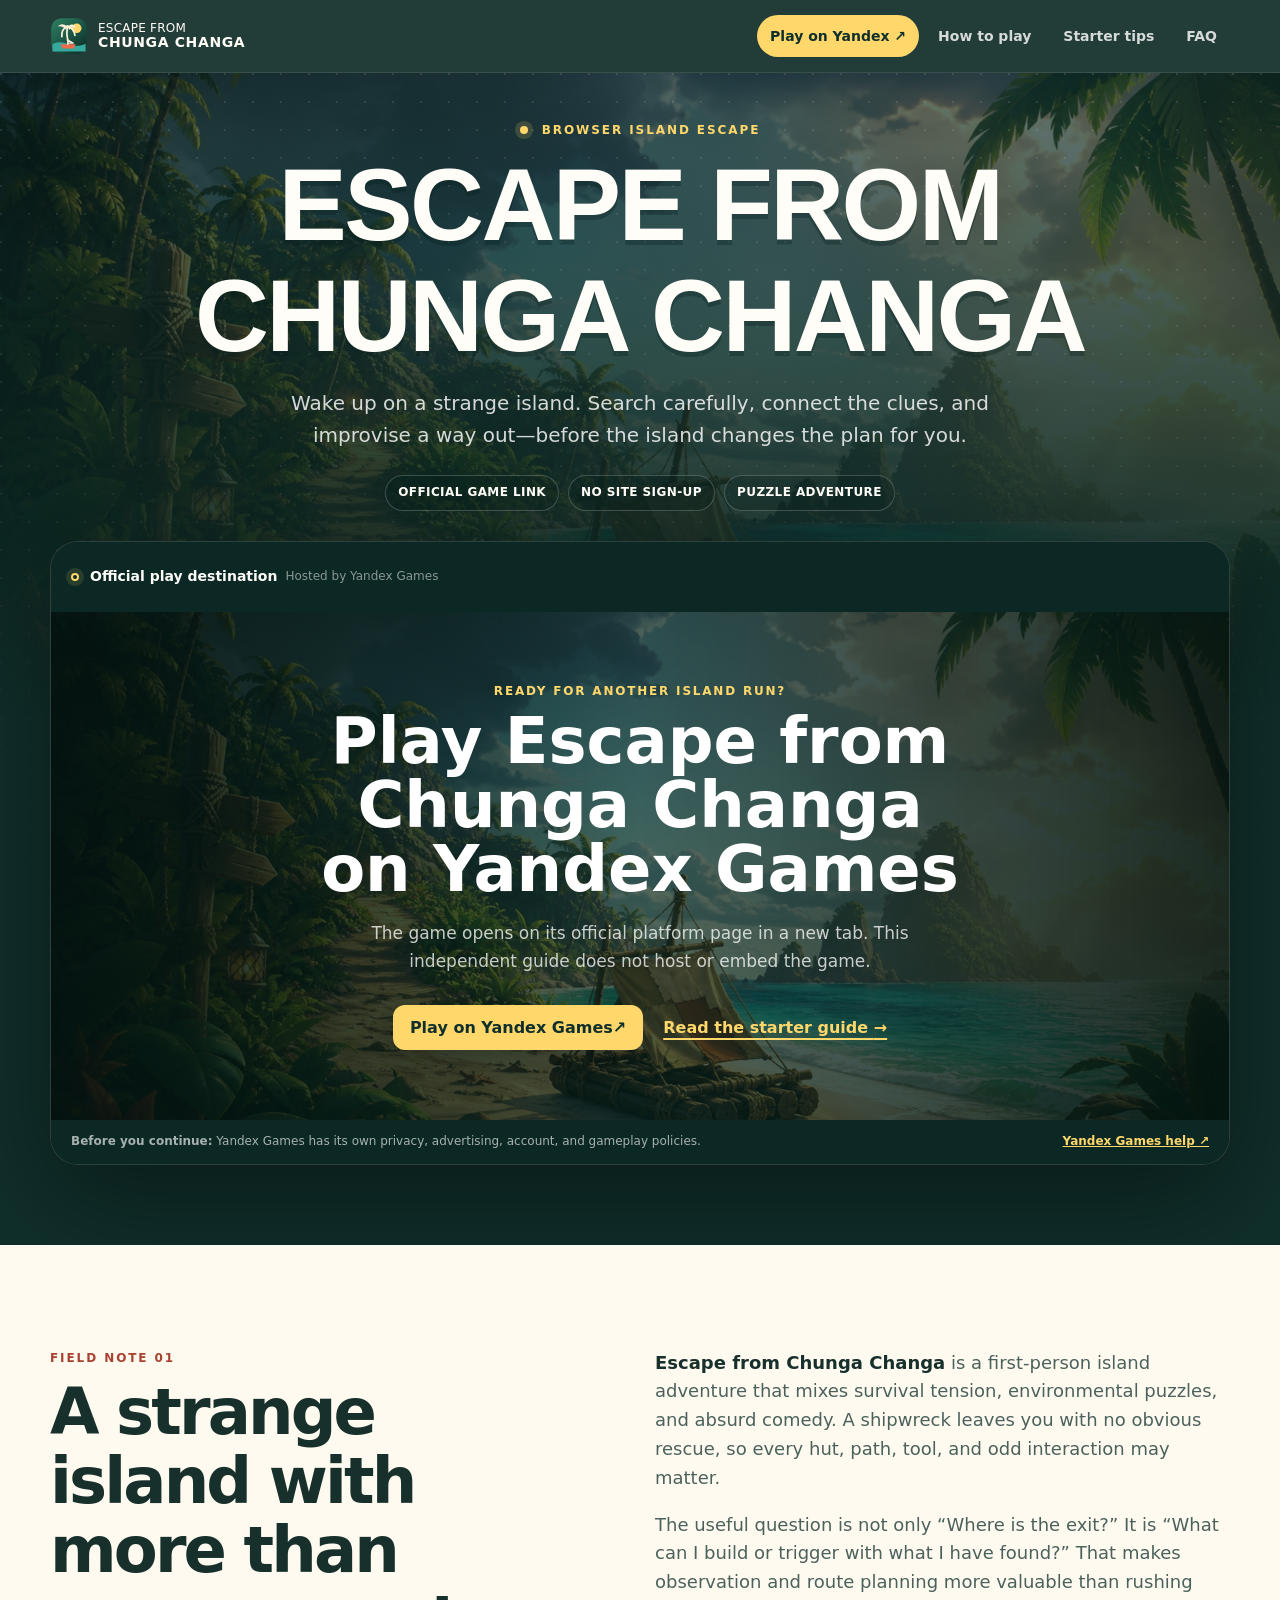
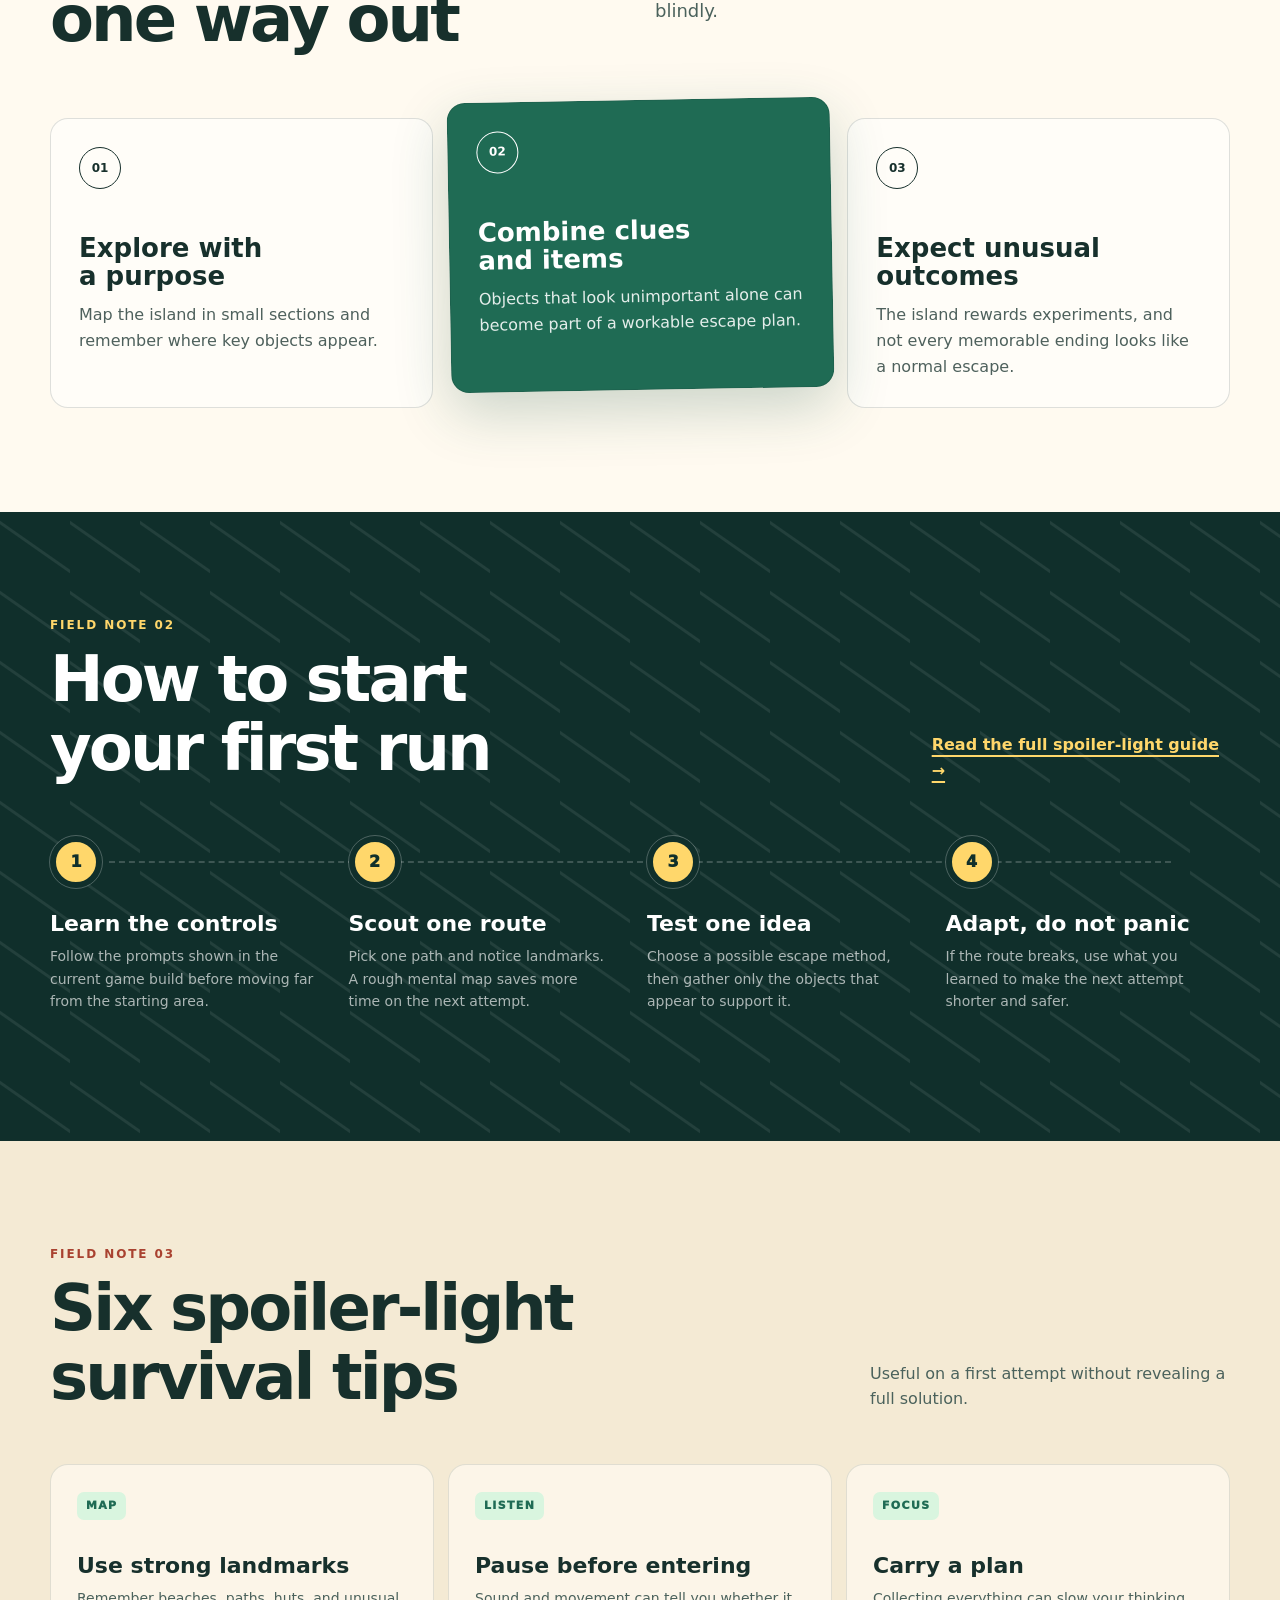
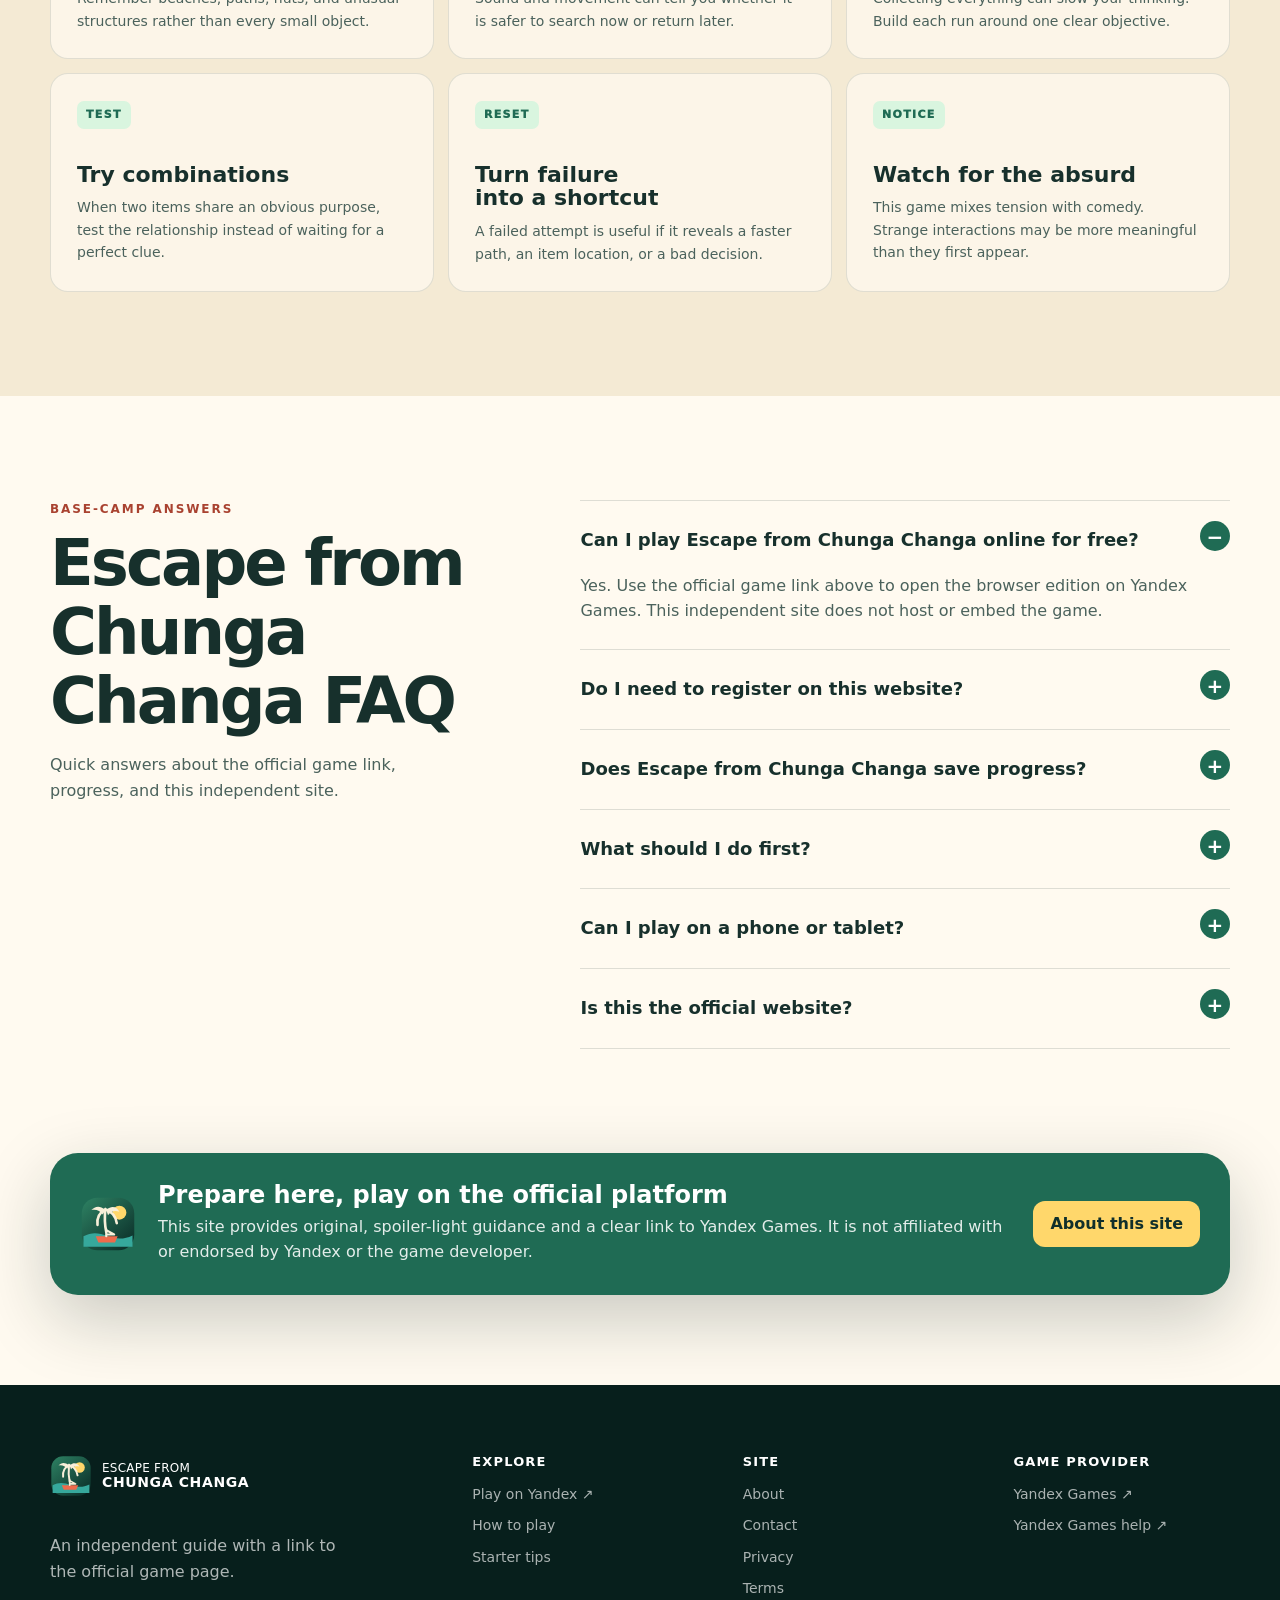
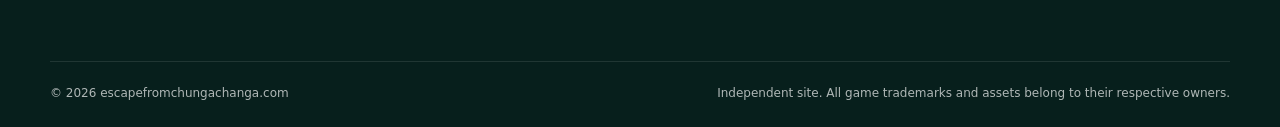
<file: index.html>
<!doctype html>
<html lang="en">
<head>
  <meta charset="utf-8">
  <meta name="viewport" content="width=device-width, initial-scale=1">
  <title>Escape from Chunga Changa – Play on Yandex Games</title>
  <meta name="description" content="Open Escape from Chunga Changa on Yandex Games, then use this spoiler-light starter guide for island routes, items, puzzles, and escape tips.">
  <meta name="robots" content="index,follow,max-image-preview:large,max-snippet:-1,max-video-preview:-1">
  <link rel="canonical" href="https://www.escapefromchungachanga.com/">
  <link rel="icon" href="/assets/icon.svg" type="image/svg+xml">
  <link rel="manifest" href="/site.webmanifest">
  <meta name="theme-color" content="#102f2b">
  <meta property="og:type" content="website">
  <meta property="og:site_name" content="Escape from Chunga Changa">
  <meta property="og:title" content="Escape from Chunga Changa – Play on Yandex Games">
  <meta property="og:description" content="Use the official game link, then prepare your island escape with a spoiler-light starter guide.">
  <meta property="og:url" content="https://www.escapefromchungachanga.com/">
  <meta property="og:image" content="https://www.escapefromchungachanga.com/assets/escape-island-og.jpg">
  <meta property="og:image:width" content="1200">
  <meta property="og:image:height" content="630">
  <meta property="og:image:alt" content="A handmade raft on a bright tropical island beneath clearing storm clouds">
  <meta name="twitter:card" content="summary_large_image">
  <meta name="twitter:title" content="Escape from Chunga Changa – Play on Yandex Games">
  <meta name="twitter:description" content="Open the official browser game and use the spoiler-light island escape guide.">
  <meta name="twitter:image" content="https://www.escapefromchungachanga.com/assets/escape-island-og.jpg">
  <link rel="preload" href="/assets/escape-island-hero.jpg" as="image" fetchpriority="high">
  <link rel="stylesheet" href="/styles.css">
  <script type="application/ld+json">
  {
    "@context": "https://schema.org",
    "@graph": [
      {
        "@type": "WebSite",
        "@id": "https://www.escapefromchungachanga.com/#website",
        "url": "https://www.escapefromchungachanga.com/",
        "name": "Escape from Chunga Changa",
        "description": "An independent guide site for Escape from Chunga Changa with a link to the official game page.",
        "inLanguage": "en"
      },
      {
        "@type": "WebPage",
        "@id": "https://www.escapefromchungachanga.com/#webpage",
        "url": "https://www.escapefromchungachanga.com/",
        "name": "Escape from Chunga Changa – Play on Yandex Games",
        "description": "Official game link and independent spoiler-light starter guide for Escape from Chunga Changa.",
        "isPartOf": {"@id": "https://www.escapefromchungachanga.com/#website"},
        "about": {"@id": "https://www.escapefromchungachanga.com/#game"},
        "inLanguage": "en"
      },
      {
        "@type": "VideoGame",
        "@id": "https://www.escapefromchungachanga.com/#game",
        "name": "Escape from Chunga Changa",
        "url": "https://yandex.com/games/app/escape-from-chunga-changa-563425?language=en",
        "sameAs": "https://yandex.com/games/app/escape-from-chunga-changa-563425?language=en",
        "image": "https://www.escapefromchungachanga.com/assets/escape-island-og.jpg",
        "description": "A browser island adventure built around exploration, useful items, survival puzzles, and different possible outcomes.",
        "genre": ["Adventure", "Puzzle", "Survival horror"],
        "gamePlatform": "Web browser",
        "playMode": "SinglePlayer",
        "applicationCategory": "Game",
        "operatingSystem": "Any modern web browser",
        "isAccessibleForFree": true,
        "inLanguage": "en"
      },
      {
        "@type": "FAQPage",
        "@id": "https://www.escapefromchungachanga.com/#faq",
        "mainEntity": [
          {
            "@type": "Question",
            "name": "Can I play Escape from Chunga Changa online for free?",
            "acceptedAnswer": {"@type": "Answer", "text": "Yes. Use the official game link on this page to open the browser edition on Yandex Games. This independent site does not host or embed the game."}
          },
          {
            "@type": "Question",
            "name": "Do I need to register on this website?",
            "acceptedAnswer": {"@type": "Answer", "text": "No. This independent website has no account, registration, subscription, or payment system. Yandex Games has its own optional account features and policies after you follow the external link."}
          },
          {
            "@type": "Question",
            "name": "Does Escape from Chunga Changa save progress?",
            "acceptedAnswer": {"@type": "Answer", "text": "Treat each attempt as a self-contained run. Browser or platform updates may affect saving, so check the information shown inside the current Yandex Games edition."}
          },
          {
            "@type": "Question",
            "name": "What should I do first in Escape from Chunga Changa?",
            "acceptedAnswer": {"@type": "Answer", "text": "Use the opening minutes to learn the island layout, identify useful objects, and test one escape idea at a time. A clear route is usually more useful than carrying everything you find."}
          },
          {
            "@type": "Question",
            "name": "Is this the official Escape from Chunga Changa website?",
            "acceptedAnswer": {"@type": "Answer", "text": "No. This is an independent guide website that links to the game on Yandex Games. Game names, code, and assets belong to their respective owners."}
          }
        ]
      }
    ]
  }
  </script>
</head>
<body>
  <a class="skip-link" href="#play">Skip to play options</a>
  <header class="site-header">
    <div class="nav-wrap">
      <a class="brand" href="/" aria-label="Escape from Chunga Changa home">
        <img src="/assets/icon.svg" width="38" height="38" alt="">
        <span>Escape from<br><strong>Chunga Changa</strong></span>
      </a>
      <nav class="desktop-nav" aria-label="Main navigation">
        <a class="nav-play" href="https://yandex.com/games/app/escape-from-chunga-changa-563425?language=en" target="_blank" rel="noopener noreferrer" data-game-launch>Play on Yandex <span aria-hidden="true">↗</span></a>
        <a href="/how-to-play/">How to play</a>
        <a href="#tips">Starter tips</a>
        <a href="#faq">FAQ</a>
      </nav>
      <details class="mobile-menu">
        <summary aria-label="Menu">Menu</summary>
        <nav aria-label="Mobile navigation">
          <a href="https://yandex.com/games/app/escape-from-chunga-changa-563425?language=en" target="_blank" rel="noopener noreferrer" data-game-launch>Play on Yandex ↗</a>
          <a href="/how-to-play/">How to play</a>
          <a href="#tips">Starter tips</a>
          <a href="#faq">FAQ</a>
        </nav>
      </details>
    </div>
  </header>

  <main>
    <section class="hero" aria-labelledby="page-title">
      <div class="hero-backdrop" aria-hidden="true"></div>
      <div class="container hero-copy">
        <p class="eyebrow"><span></span> Browser island escape</p>
        <h1 id="page-title">Escape from Chunga Changa</h1>
        <p class="hero-lede">Wake up on a strange island. Search carefully, connect the clues, and improvise a way out—before the island changes the plan for you.</p>
        <div class="game-facts" aria-label="Game highlights">
          <span>Official game link</span>
          <span>No site sign-up</span>
          <span>Puzzle adventure</span>
        </div>
      </div>

      <div class="container game-stage" id="play">
        <div class="player-toolbar">
          <div>
            <span class="external-dot" aria-hidden="true"></span>
            <strong>Official play destination</strong>
            <small>Hosted by Yandex Games</small>
          </div>
        </div>
        <div class="game-launch">
          <div class="game-launch-copy">
            <p class="launch-kicker">Ready for another island run?</p>
            <h2>Play Escape from Chunga Changa on Yandex Games</h2>
            <p>The game opens on its official platform page in a new tab. This independent guide does not host or embed the game.</p>
            <div class="launch-actions">
              <a class="button launch-button" href="https://yandex.com/games/app/escape-from-chunga-changa-563425?language=en" target="_blank" rel="noopener noreferrer" data-game-launch>Play on Yandex Games <span aria-hidden="true">↗</span></a>
              <a class="text-link light" href="/how-to-play/">Read the starter guide <span aria-hidden="true">→</span></a>
            </div>
          </div>
        </div>
        <div class="player-note">
          <p><strong>Before you continue:</strong> Yandex Games has its own privacy, advertising, account, and gameplay policies.</p>
          <a href="https://yandex.com/support/games/en/" target="_blank" rel="noopener noreferrer">Yandex Games help <span aria-hidden="true">↗</span></a>
        </div>
      </div>
    </section>

    <section class="section intro-section" aria-labelledby="what-is-it">
      <div class="container split-intro">
        <div>
          <p class="section-kicker">Field note 01</p>
          <h2 id="what-is-it">A strange island with more than one way out</h2>
        </div>
        <div class="intro-copy">
          <p><strong>Escape from Chunga Changa</strong> is a first-person island adventure that mixes survival tension, environmental puzzles, and absurd comedy. A shipwreck leaves you with no obvious rescue, so every hut, path, tool, and odd interaction may matter.</p>
          <p>The useful question is not only “Where is the exit?” It is “What can I build or trigger with what I have found?” That makes observation and route planning more valuable than rushing blindly.</p>
        </div>
      </div>
      <div class="container feature-grid">
        <article class="feature-card">
          <span class="card-number">01</span>
          <h3>Explore with a purpose</h3>
          <p>Map the island in small sections and remember where key objects appear.</p>
        </article>
        <article class="feature-card featured">
          <span class="card-number">02</span>
          <h3>Combine clues and items</h3>
          <p>Objects that look unimportant alone can become part of a workable escape plan.</p>
        </article>
        <article class="feature-card">
          <span class="card-number">03</span>
          <h3>Expect unusual outcomes</h3>
          <p>The island rewards experiments, and not every memorable ending looks like a normal escape.</p>
        </article>
      </div>
    </section>

    <section class="section trail-section" aria-labelledby="how-to-start">
      <div class="container">
        <div class="section-heading">
          <div>
            <p class="section-kicker light">Field note 02</p>
            <h2 id="how-to-start">How to start your first run</h2>
          </div>
          <a class="text-link light" href="/how-to-play/">Read the full spoiler-light guide <span aria-hidden="true">→</span></a>
        </div>
        <ol class="trail-steps">
          <li>
            <span>1</span>
            <div><h3>Learn the controls</h3><p>Follow the prompts shown in the current game build before moving far from the starting area.</p></div>
          </li>
          <li>
            <span>2</span>
            <div><h3>Scout one route</h3><p>Pick one path and notice landmarks. A rough mental map saves more time on the next attempt.</p></div>
          </li>
          <li>
            <span>3</span>
            <div><h3>Test one idea</h3><p>Choose a possible escape method, then gather only the objects that appear to support it.</p></div>
          </li>
          <li>
            <span>4</span>
            <div><h3>Adapt, do not panic</h3><p>If the route breaks, use what you learned to make the next attempt shorter and safer.</p></div>
          </li>
        </ol>
      </div>
    </section>

    <section class="section tips-section" id="tips" aria-labelledby="starter-tips">
      <div class="container">
        <div class="section-heading dark">
          <div>
            <p class="section-kicker">Field note 03</p>
            <h2 id="starter-tips">Six spoiler-light survival tips</h2>
          </div>
          <p>Useful on a first attempt without revealing a full solution.</p>
        </div>
        <div class="tip-grid">
          <article><span>Map</span><h3>Use strong landmarks</h3><p>Remember beaches, paths, huts, and unusual structures rather than every small object.</p></article>
          <article><span>Listen</span><h3>Pause before entering</h3><p>Sound and movement can tell you whether it is safer to search now or return later.</p></article>
          <article><span>Focus</span><h3>Carry a plan</h3><p>Collecting everything can slow your thinking. Build each run around one clear objective.</p></article>
          <article><span>Test</span><h3>Try combinations</h3><p>When two items share an obvious purpose, test the relationship instead of waiting for a perfect clue.</p></article>
          <article><span>Reset</span><h3>Turn failure into a shortcut</h3><p>A failed attempt is useful if it reveals a faster path, an item location, or a bad decision.</p></article>
          <article><span>Notice</span><h3>Watch for the absurd</h3><p>This game mixes tension with comedy. Strange interactions may be more meaningful than they first appear.</p></article>
        </div>
      </div>
    </section>

    <section class="section faq-section" id="faq" aria-labelledby="faq-title">
      <div class="container faq-layout">
        <div>
          <p class="section-kicker">Base-camp answers</p>
          <h2 id="faq-title">Escape from Chunga Changa FAQ</h2>
          <p>Quick answers about the official game link, progress, and this independent site.</p>
        </div>
        <div class="faq-list">
          <details open>
            <summary>Can I play Escape from Chunga Changa online for free?</summary>
            <p>Yes. Use the official game link above to open the browser edition on Yandex Games. This independent site does not host or embed the game.</p>
          </details>
          <details>
            <summary>Do I need to register on this website?</summary>
            <p>No. This independent website has no account, registration, subscription, or payment system. Yandex Games has its own optional account features and policies after you follow the external link.</p>
          </details>
          <details>
            <summary>Does Escape from Chunga Changa save progress?</summary>
            <p>Treat each attempt as a self-contained run. Browser or platform updates may affect saving, so check the information shown inside the current Yandex Games edition.</p>
          </details>
          <details>
            <summary>What should I do first?</summary>
            <p>Use the opening minutes to learn the island layout, identify useful objects, and test one escape idea at a time. A clear route is usually more useful than carrying everything you find.</p>
          </details>
          <details>
            <summary>Can I play on a phone or tablet?</summary>
            <p>Open the official Yandex Games page on your phone or tablet. Control support depends on the current game build and device, so follow the prompts shown by the platform.</p>
          </details>
          <details>
            <summary>Is this the official website?</summary>
            <p>No. This is an independent guide website that links to the game on Yandex Games. Game names, code, and assets belong to their respective owners.</p>
          </details>
        </div>
      </div>
    </section>

    <section class="independent-note" aria-label="Independent site notice">
      <div class="container note-card">
        <img src="/assets/icon.svg" width="56" height="56" alt="">
        <div>
          <h2>Prepare here, play on the official platform</h2>
          <p>This site provides original, spoiler-light guidance and a clear link to Yandex Games. It is not affiliated with or endorsed by Yandex or the game developer.</p>
        </div>
        <a class="button secondary" href="/about/">About this site</a>
      </div>
    </section>
  </main>

  <footer class="site-footer">
    <div class="container footer-grid">
      <div>
        <a class="brand footer-brand" href="/">
          <img src="/assets/icon.svg" width="42" height="42" alt="">
          <span>Escape from<br><strong>Chunga Changa</strong></span>
        </a>
        <p>An independent guide with a link to the official game page.</p>
      </div>
      <div>
        <h2>Explore</h2>
        <a href="https://yandex.com/games/app/escape-from-chunga-changa-563425?language=en" target="_blank" rel="noopener noreferrer" data-game-launch>Play on Yandex ↗</a>
        <a href="/how-to-play/">How to play</a>
        <a href="#tips">Starter tips</a>
      </div>
      <div>
        <h2>Site</h2>
        <a href="/about/">About</a>
        <a href="/contact/">Contact</a>
        <a href="/privacy/">Privacy</a>
        <a href="/terms/">Terms</a>
      </div>
      <div>
        <h2>Game provider</h2>
        <a href="https://yandex.com/games/app/escape-from-chunga-changa-563425?language=en" target="_blank" rel="noopener noreferrer" data-game-launch>Yandex Games <span aria-hidden="true">↗</span></a>
        <a href="https://yandex.com/support/games/en/" target="_blank" rel="noopener noreferrer">Yandex Games help <span aria-hidden="true">↗</span></a>
      </div>
    </div>
    <div class="container footer-bottom">
      <p>© <span data-year>2026</span> escapefromchungachanga.com</p>
      <p>Independent site. All game trademarks and assets belong to their respective owners.</p>
    </div>
  </footer>
  <script src="/script.js" defer></script>
</body>
</html>
</file>
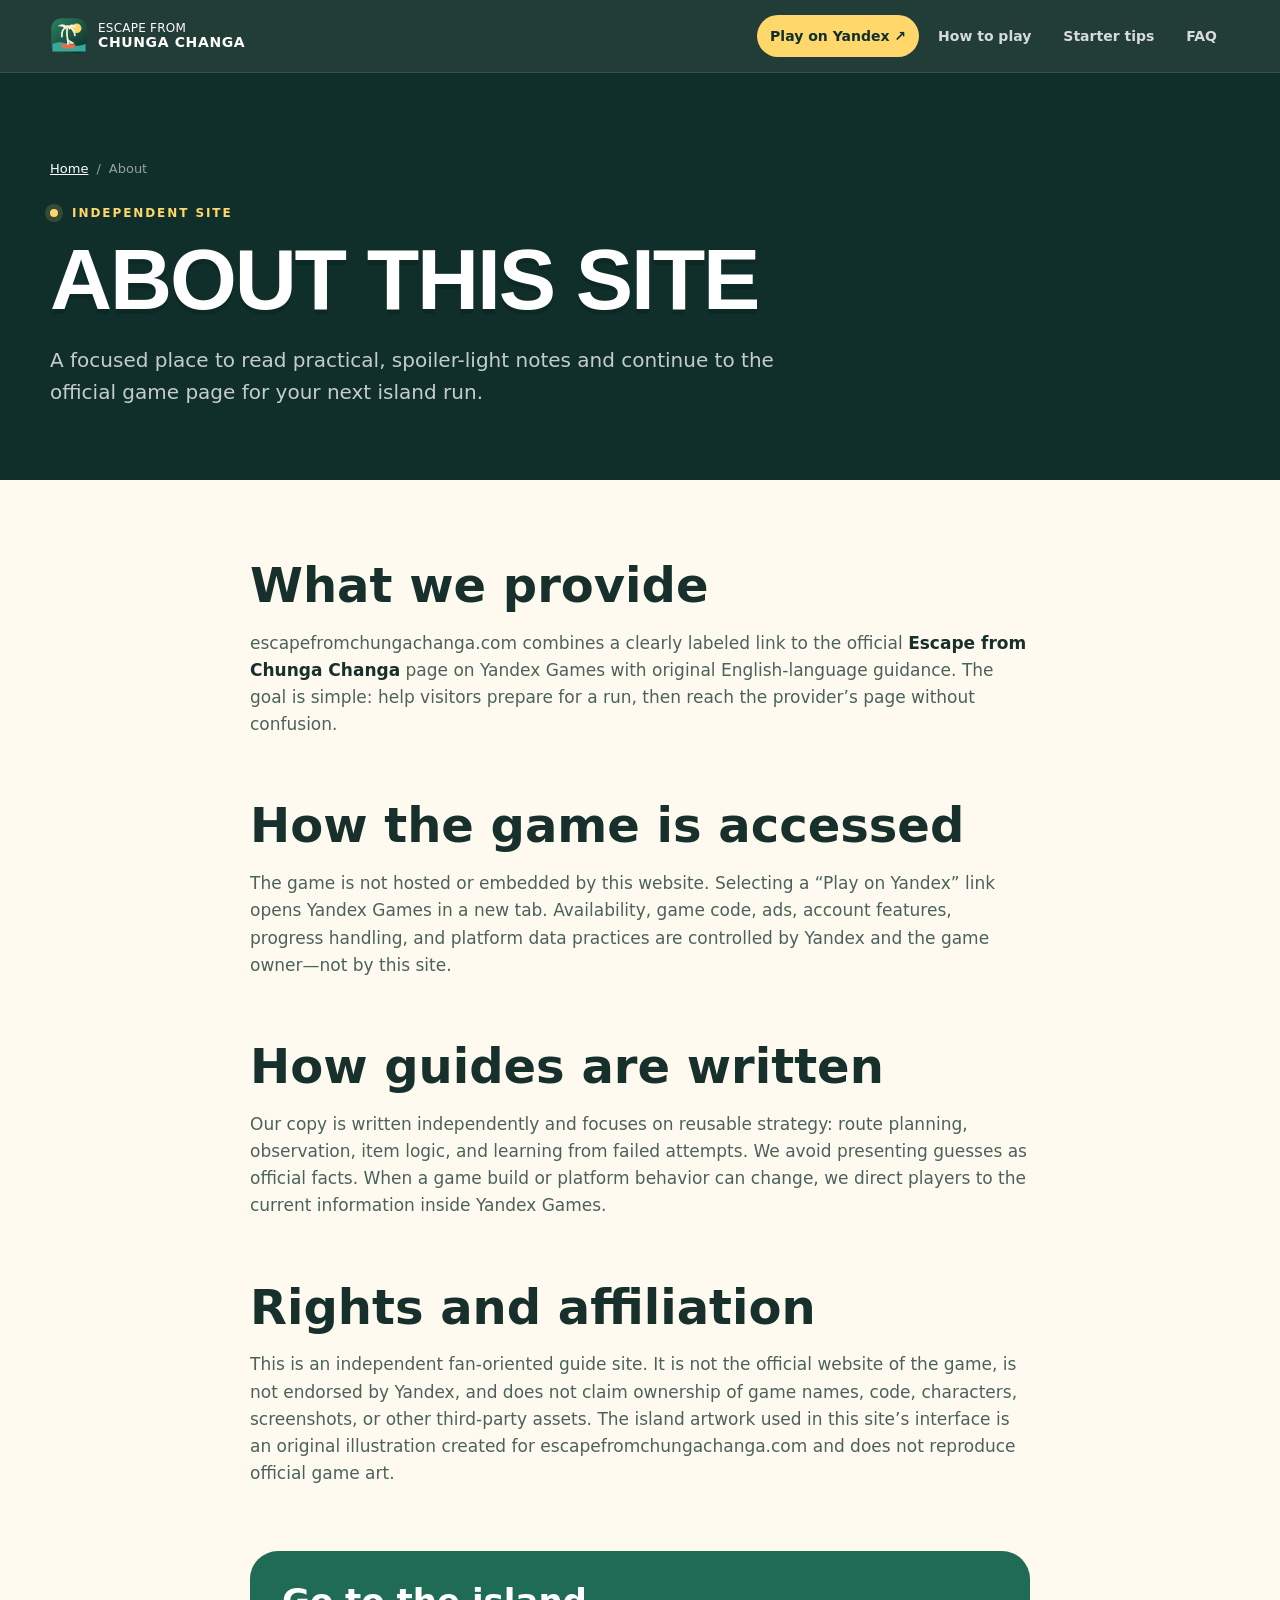
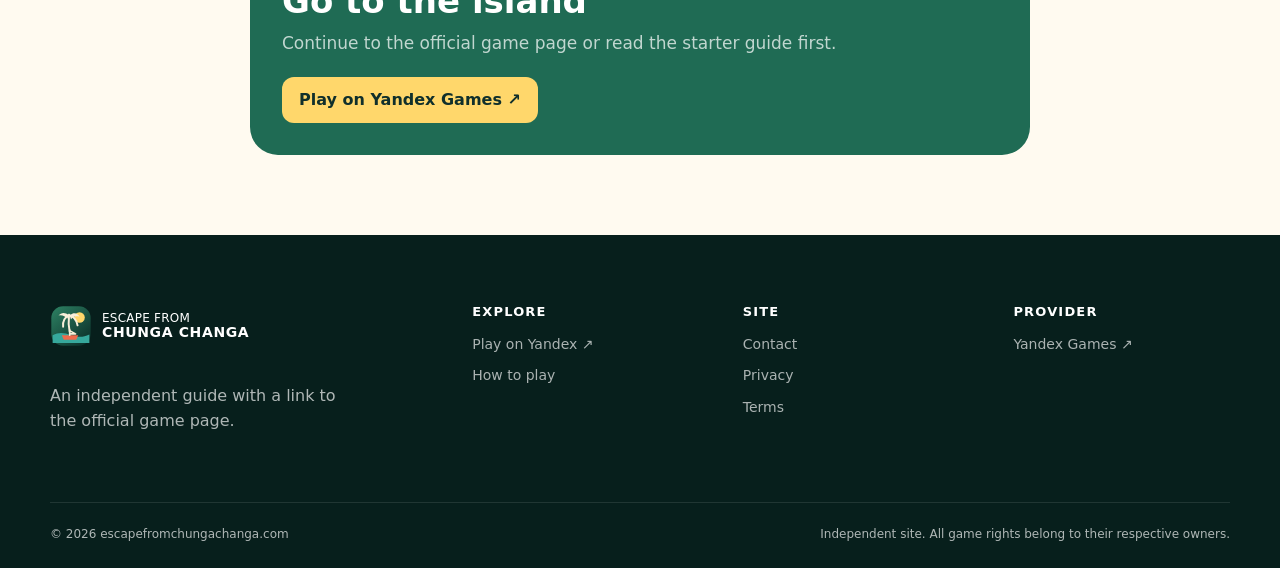
<file: about/index.html>
<!doctype html>
<html lang="en">
<head>
  <meta charset="utf-8"><meta name="viewport" content="width=device-width, initial-scale=1">
  <title>About This Escape from Chunga Changa Site</title>
  <meta name="description" content="Learn what this independent Escape from Chunga Changa guide provides and how it links players to the official Yandex Games page.">
  <meta name="robots" content="index,follow"><link rel="canonical" href="https://www.escapefromchungachanga.com/about/">
  <link rel="icon" href="/assets/icon.svg" type="image/svg+xml"><meta name="theme-color" content="#102f2b"><link rel="stylesheet" href="/styles.css">
  <script type="application/ld+json">{"@context":"https://schema.org","@type":"AboutPage","name":"About This Escape from Chunga Changa Site","url":"https://www.escapefromchungachanga.com/about/","isPartOf":{"@type":"WebSite","name":"Escape from Chunga Changa","url":"https://www.escapefromchungachanga.com/"},"inLanguage":"en"}</script>
</head>
<body>
  <a class="skip-link" href="#content">Skip to content</a>
  <header class="site-header"><div class="nav-wrap"><a class="brand" href="/"><img src="/assets/icon.svg" width="38" height="38" alt=""><span>Escape from<br><strong>Chunga Changa</strong></span></a><nav class="desktop-nav" aria-label="Main navigation"><a class="nav-play" href="https://yandex.com/games/app/escape-from-chunga-changa-563425?language=en" target="_blank" rel="noopener noreferrer" data-game-launch>Play on Yandex ↗</a><a href="/how-to-play/">How to play</a><a href="/#tips">Starter tips</a><a href="/#faq">FAQ</a></nav><details class="mobile-menu"><summary>Menu</summary><nav><a href="https://yandex.com/games/app/escape-from-chunga-changa-563425?language=en" target="_blank" rel="noopener noreferrer" data-game-launch>Play on Yandex ↗</a><a href="/how-to-play/">How to play</a><a href="/#tips">Starter tips</a><a href="/#faq">FAQ</a></nav></details></div></header>
  <main>
    <header class="inner-hero"><div class="container"><nav class="breadcrumbs" aria-label="Breadcrumb"><a href="/">Home</a><span>/</span><span aria-current="page">About</span></nav><p class="eyebrow"><span></span> Independent site</p><h1>About This Site</h1><p class="lede">A focused place to read practical, spoiler-light notes and continue to the official game page for your next island run.</p></div></header>
    <section class="content-section" id="content"><article class="container prose" style="max-width:780px">
      <h2>What we provide</h2>
      <p>escapefromchungachanga.com combines a clearly labeled link to the official <strong>Escape from Chunga Changa</strong> page on Yandex Games with original English-language guidance. The goal is simple: help visitors prepare for a run, then reach the provider’s page without confusion.</p>
      <h2>How the game is accessed</h2>
      <p>The game is not hosted or embedded by this website. Selecting a “Play on Yandex” link opens Yandex Games in a new tab. Availability, game code, ads, account features, progress handling, and platform data practices are controlled by Yandex and the game owner—not by this site.</p>
      <h2>How guides are written</h2>
      <p>Our copy is written independently and focuses on reusable strategy: route planning, observation, item logic, and learning from failed attempts. We avoid presenting guesses as official facts. When a game build or platform behavior can change, we direct players to the current information inside Yandex Games.</p>
      <h2>Rights and affiliation</h2>
      <p>This is an independent fan-oriented guide site. It is not the official website of the game, is not endorsed by Yandex, and does not claim ownership of game names, code, characters, screenshots, or other third-party assets. The island artwork used in this site’s interface is an original illustration created for escapefromchungachanga.com and does not reproduce official game art.</p>
      <div class="guide-cta"><h2>Go to the island</h2><p>Continue to the official game page or read the starter guide first.</p><a class="button secondary" href="https://yandex.com/games/app/escape-from-chunga-changa-563425?language=en" target="_blank" rel="noopener noreferrer" data-game-launch>Play on Yandex Games ↗</a></div>
    </article></section>
  </main>
  <footer class="site-footer"><div class="container footer-grid"><div><a class="brand footer-brand" href="/"><img src="/assets/icon.svg" width="42" height="42" alt=""><span>Escape from<br><strong>Chunga Changa</strong></span></a><p>An independent guide with a link to the official game page.</p></div><div><h2>Explore</h2><a href="https://yandex.com/games/app/escape-from-chunga-changa-563425?language=en" target="_blank" rel="noopener noreferrer" data-game-launch>Play on Yandex ↗</a><a href="/how-to-play/">How to play</a></div><div><h2>Site</h2><a href="/contact/">Contact</a><a href="/privacy/">Privacy</a><a href="/terms/">Terms</a></div><div><h2>Provider</h2><a href="https://yandex.com/games/app/escape-from-chunga-changa-563425?language=en" target="_blank" rel="noopener noreferrer" data-game-launch>Yandex Games ↗</a></div></div><div class="container footer-bottom"><p>© <span data-year>2026</span> escapefromchungachanga.com</p><p>Independent site. All game rights belong to their respective owners.</p></div></footer><script src="/script.js" defer></script>
</body></html>
</file>
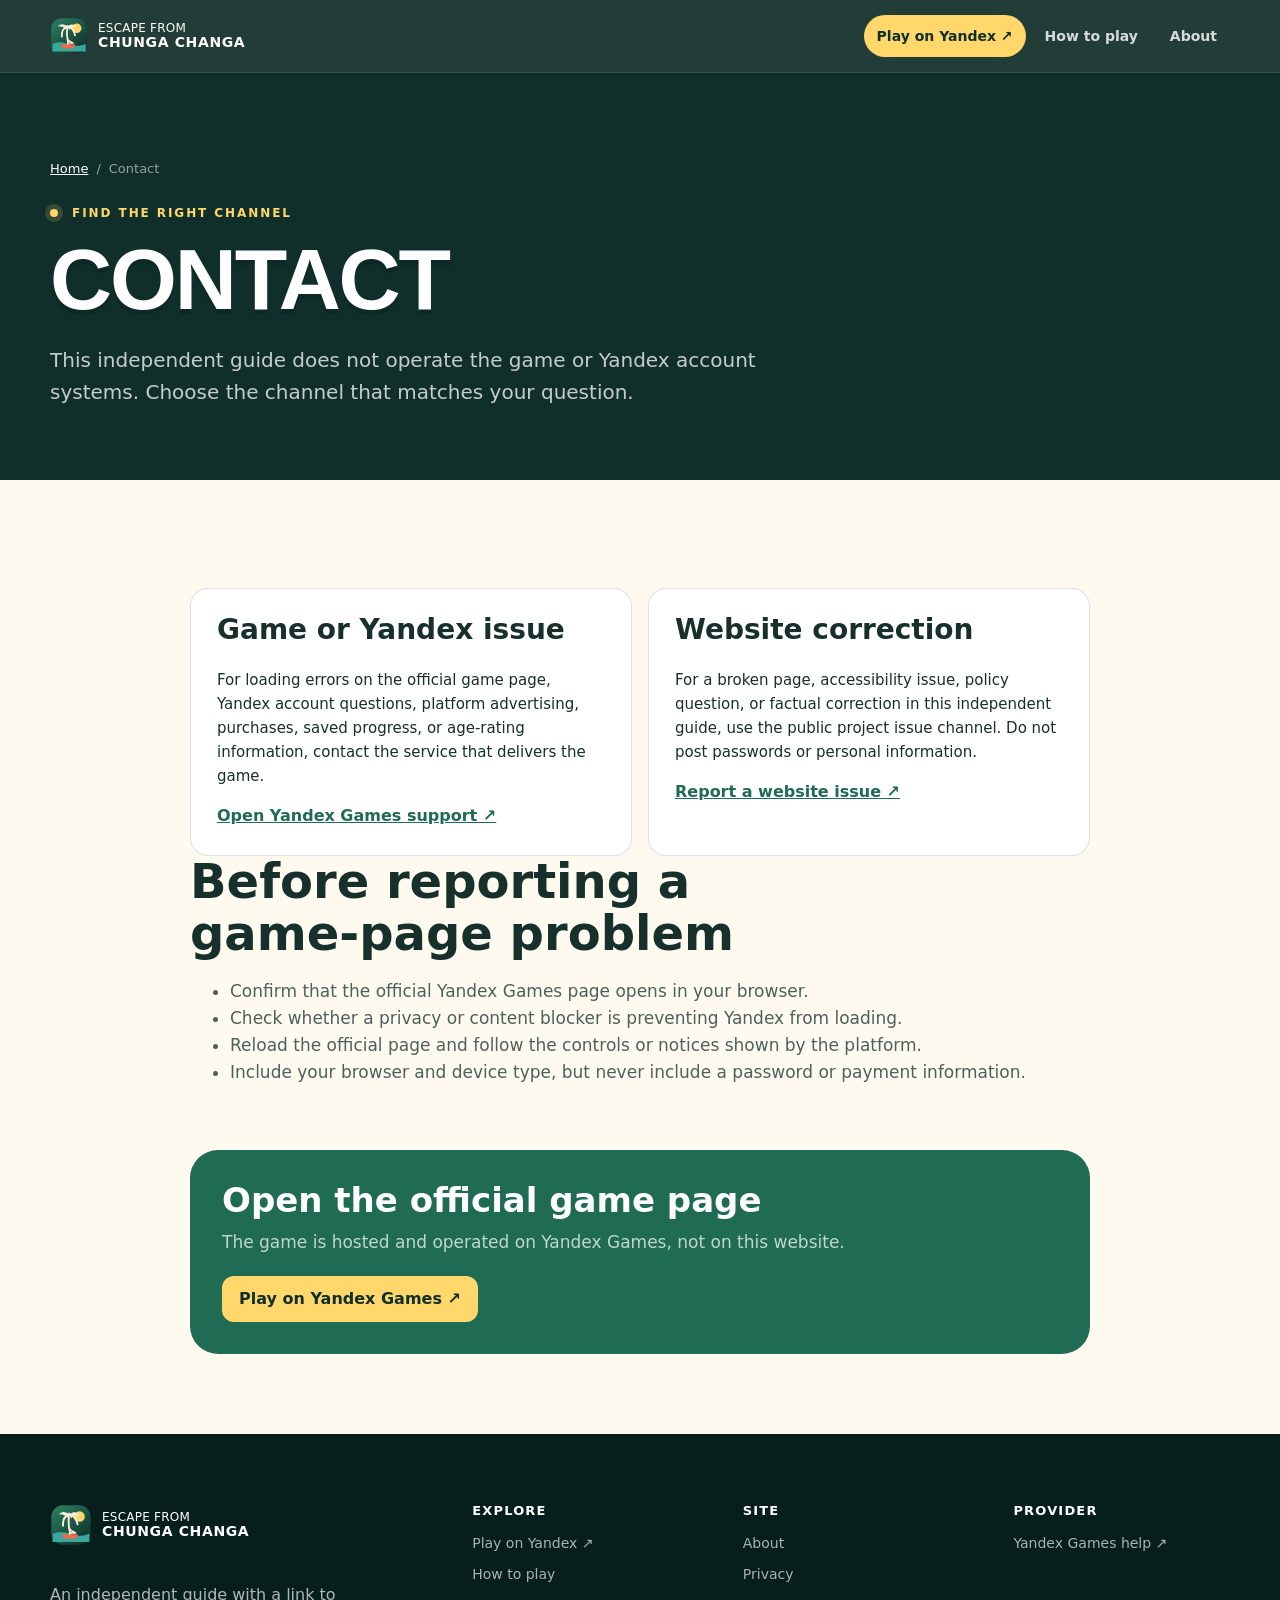
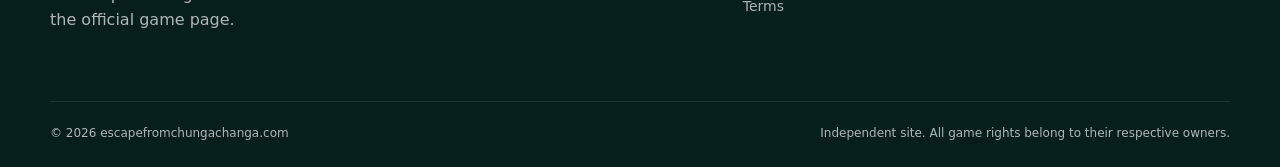
<file: contact/index.html>
<!doctype html>
<html lang="en">
<head>
  <meta charset="utf-8"><meta name="viewport" content="width=device-width, initial-scale=1"><title>Contact | Escape from Chunga Changa</title>
  <meta name="description" content="Find the right support channel for the game, Yandex Games, or this independent Escape from Chunga Changa guide site."><meta name="robots" content="noindex,follow"><link rel="canonical" href="https://www.escapefromchungachanga.com/contact/"><link rel="icon" href="/assets/icon.svg" type="image/svg+xml"><meta name="theme-color" content="#102f2b"><link rel="stylesheet" href="/styles.css">
</head>
<body>
  <a class="skip-link" href="#content">Skip to content</a><header class="site-header"><div class="nav-wrap"><a class="brand" href="/"><img src="/assets/icon.svg" width="38" height="38" alt=""><span>Escape from<br><strong>Chunga Changa</strong></span></a><nav class="desktop-nav" aria-label="Main navigation"><a class="nav-play" href="https://yandex.com/games/app/escape-from-chunga-changa-563425?language=en" target="_blank" rel="noopener noreferrer" data-game-launch>Play on Yandex ↗</a><a href="/how-to-play/">How to play</a><a href="/about/">About</a></nav><details class="mobile-menu"><summary>Menu</summary><nav><a href="https://yandex.com/games/app/escape-from-chunga-changa-563425?language=en" target="_blank" rel="noopener noreferrer" data-game-launch>Play on Yandex ↗</a><a href="/how-to-play/">How to play</a><a href="/about/">About</a></nav></details></div></header>
  <main><header class="inner-hero"><div class="container"><nav class="breadcrumbs" aria-label="Breadcrumb"><a href="/">Home</a><span>/</span><span aria-current="page">Contact</span></nav><p class="eyebrow"><span></span> Find the right channel</p><h1>Contact</h1><p class="lede">This independent guide does not operate the game or Yandex account systems. Choose the channel that matches your question.</p></div></header>
  <section class="content-section" id="content"><div class="container" style="max-width:900px"><div class="contact-options">
    <article class="contact-card"><h2>Game or Yandex issue</h2><p>For loading errors on the official game page, Yandex account questions, platform advertising, purchases, saved progress, or age-rating information, contact the service that delivers the game.</p><a href="https://yandex.com/support/games/en/" target="_blank" rel="noopener noreferrer">Open Yandex Games support ↗</a></article>
    <article class="contact-card"><h2>Website correction</h2><p>For a broken page, accessibility issue, policy question, or factual correction in this independent guide, use the public project issue channel. Do not post passwords or personal information.</p><a href="https://github.com/lisheng3698-design/escape-from-chunga-changa/issues/new" target="_blank" rel="noopener noreferrer">Report a website issue ↗</a></article>
  </div><article class="prose"><h2>Before reporting a game-page problem</h2><ul><li>Confirm that the official Yandex Games page opens in your browser.</li><li>Check whether a privacy or content blocker is preventing Yandex from loading.</li><li>Reload the official page and follow the controls or notices shown by the platform.</li><li>Include your browser and device type, but never include a password or payment information.</li></ul><div class="guide-cta"><h2>Open the official game page</h2><p>The game is hosted and operated on Yandex Games, not on this website.</p><a class="button secondary" href="https://yandex.com/games/app/escape-from-chunga-changa-563425?language=en" target="_blank" rel="noopener noreferrer" data-game-launch>Play on Yandex Games ↗</a></div></article></div></section></main>
  <footer class="site-footer"><div class="container footer-grid"><div><a class="brand footer-brand" href="/"><img src="/assets/icon.svg" width="42" height="42" alt=""><span>Escape from<br><strong>Chunga Changa</strong></span></a><p>An independent guide with a link to the official game page.</p></div><div><h2>Explore</h2><a href="https://yandex.com/games/app/escape-from-chunga-changa-563425?language=en" target="_blank" rel="noopener noreferrer" data-game-launch>Play on Yandex ↗</a><a href="/how-to-play/">How to play</a></div><div><h2>Site</h2><a href="/about/">About</a><a href="/privacy/">Privacy</a><a href="/terms/">Terms</a></div><div><h2>Provider</h2><a href="https://yandex.com/support/games/en/" target="_blank" rel="noopener noreferrer">Yandex Games help ↗</a></div></div><div class="container footer-bottom"><p>© <span data-year>2026</span> escapefromchungachanga.com</p><p>Independent site. All game rights belong to their respective owners.</p></div></footer><script src="/script.js" defer></script>
</body></html>
</file>
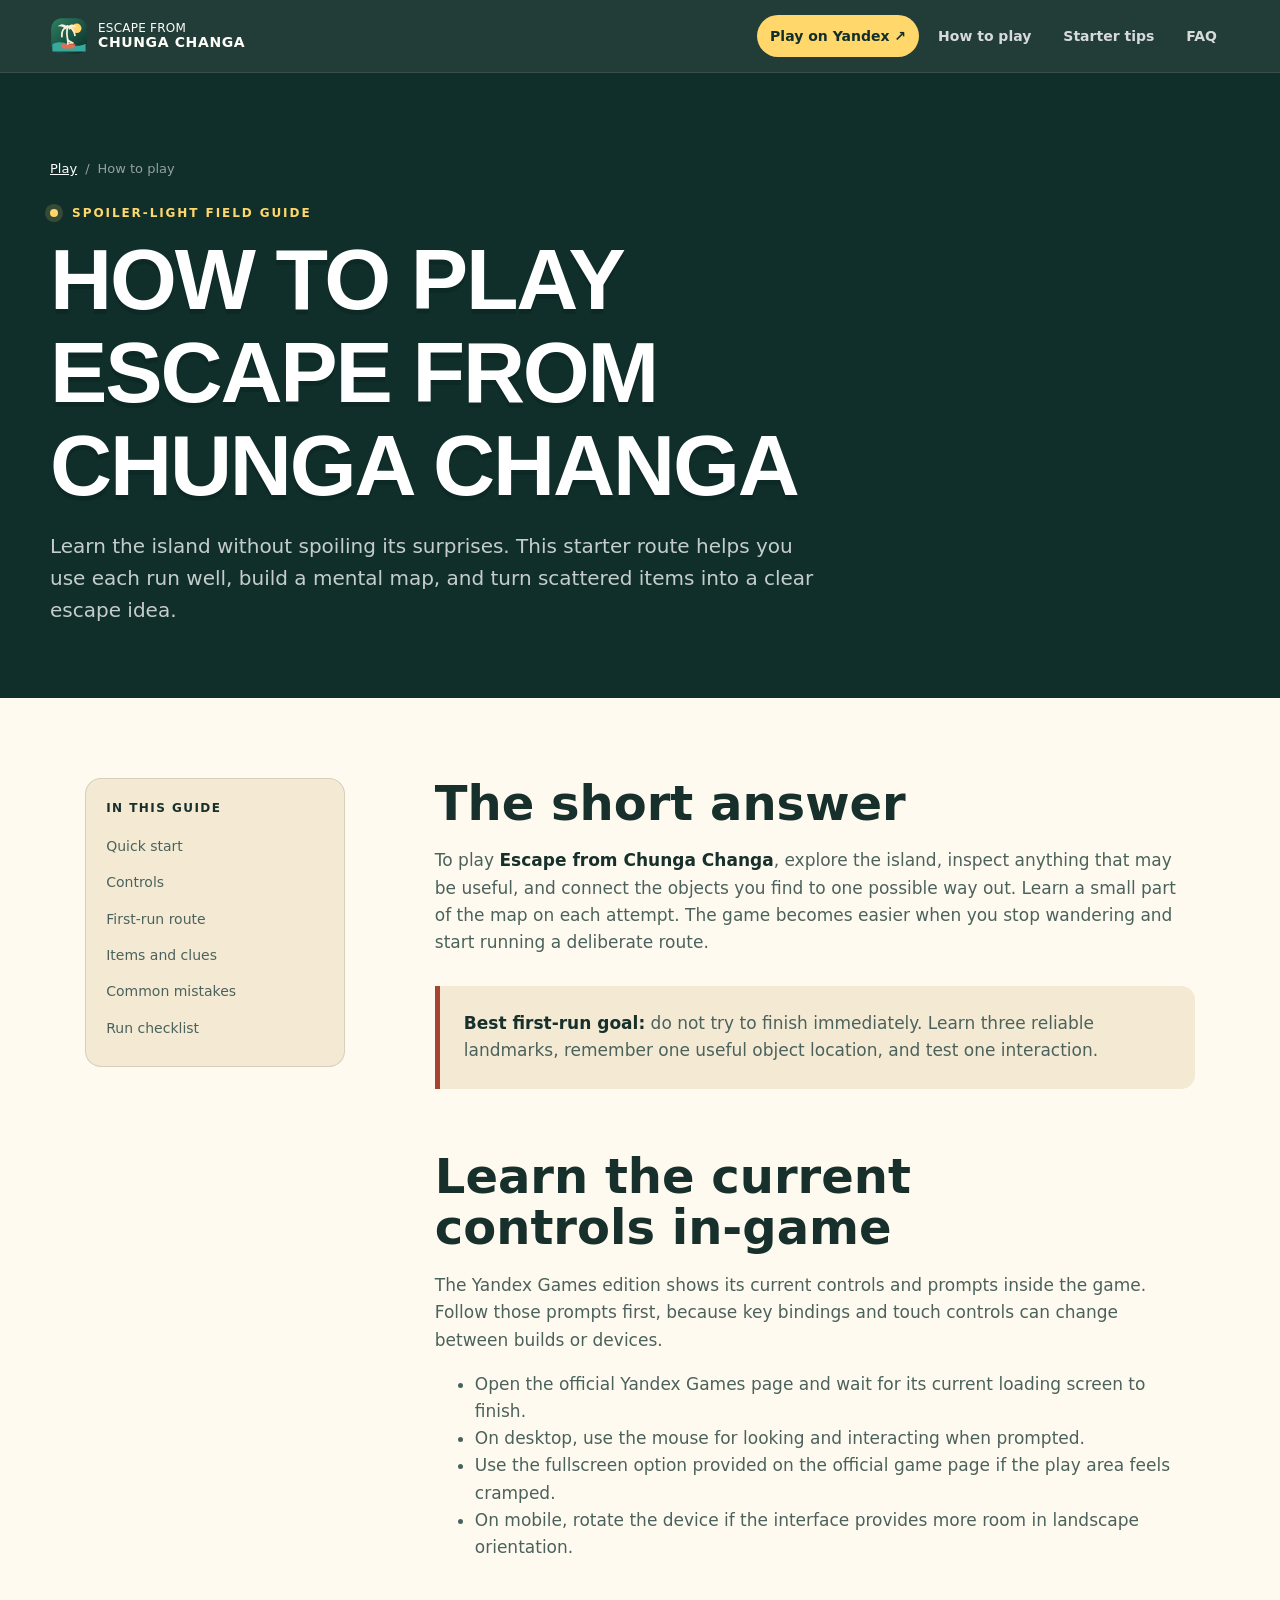
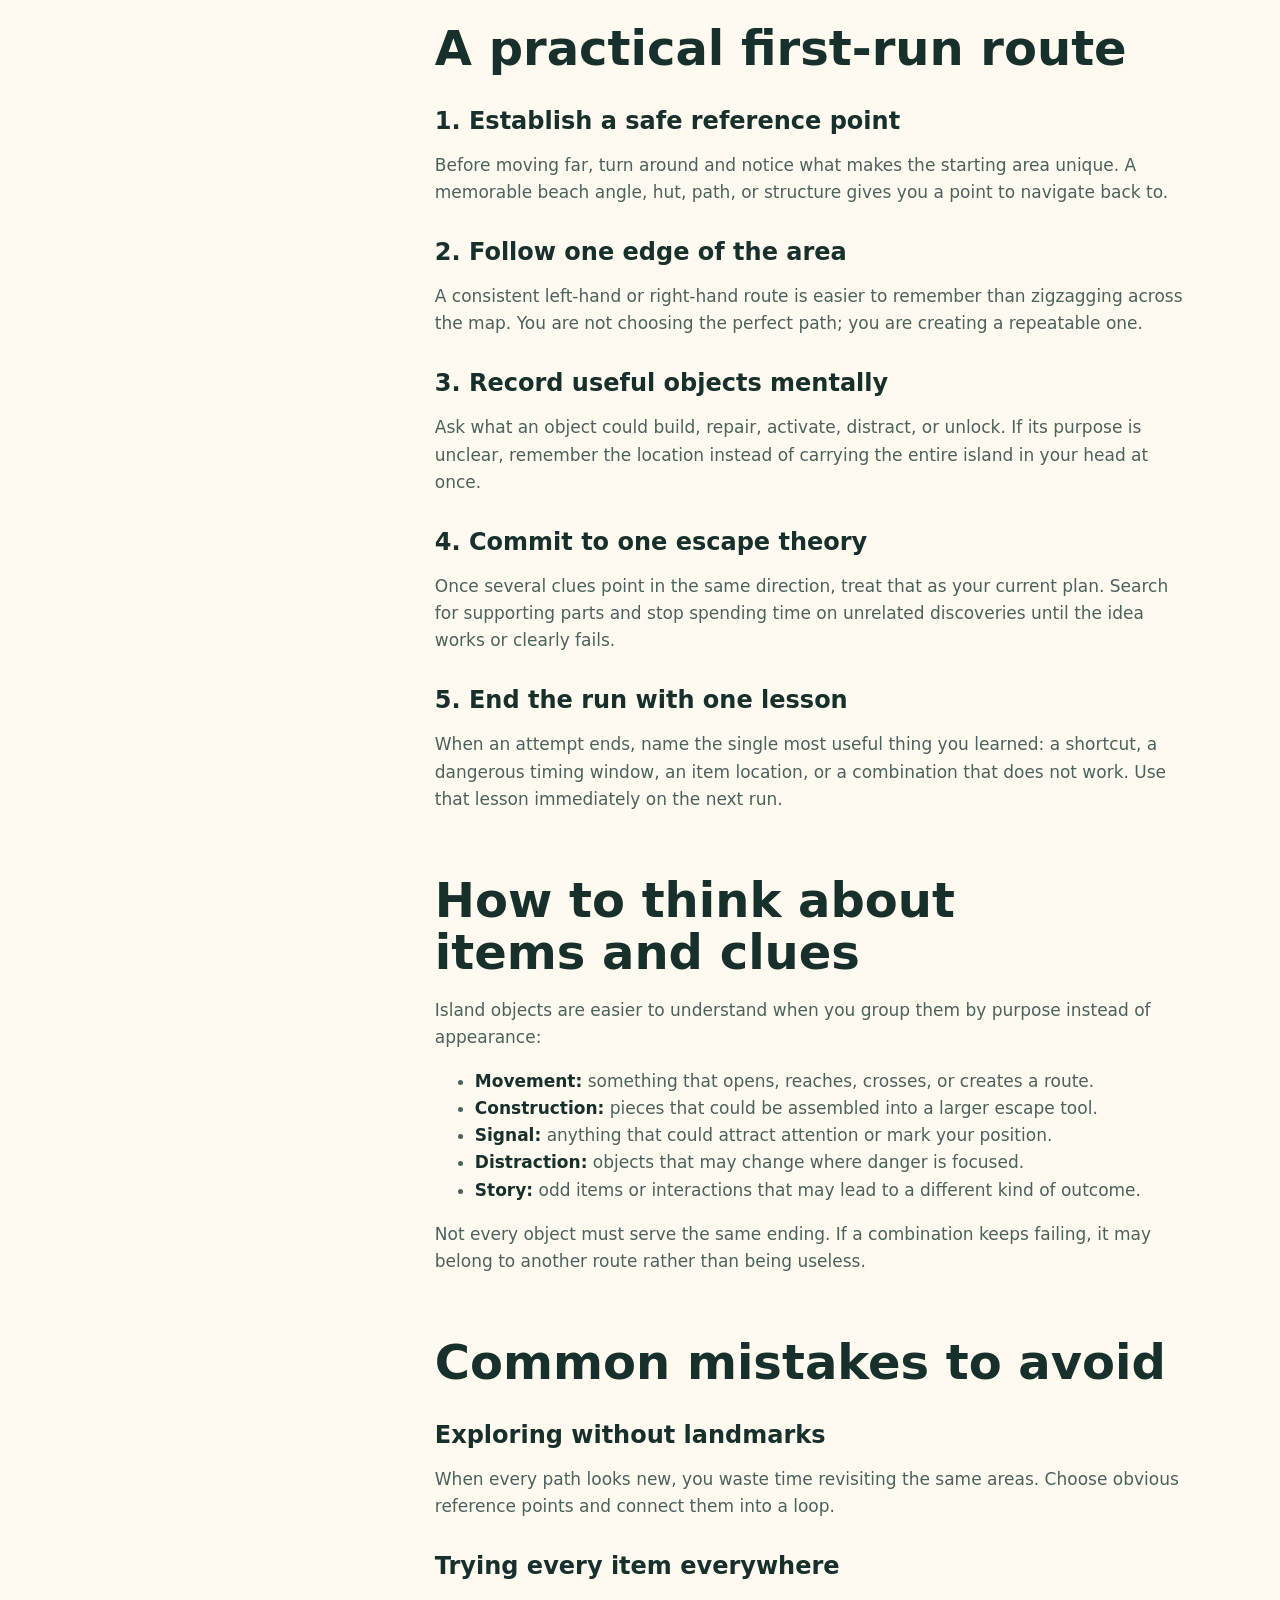
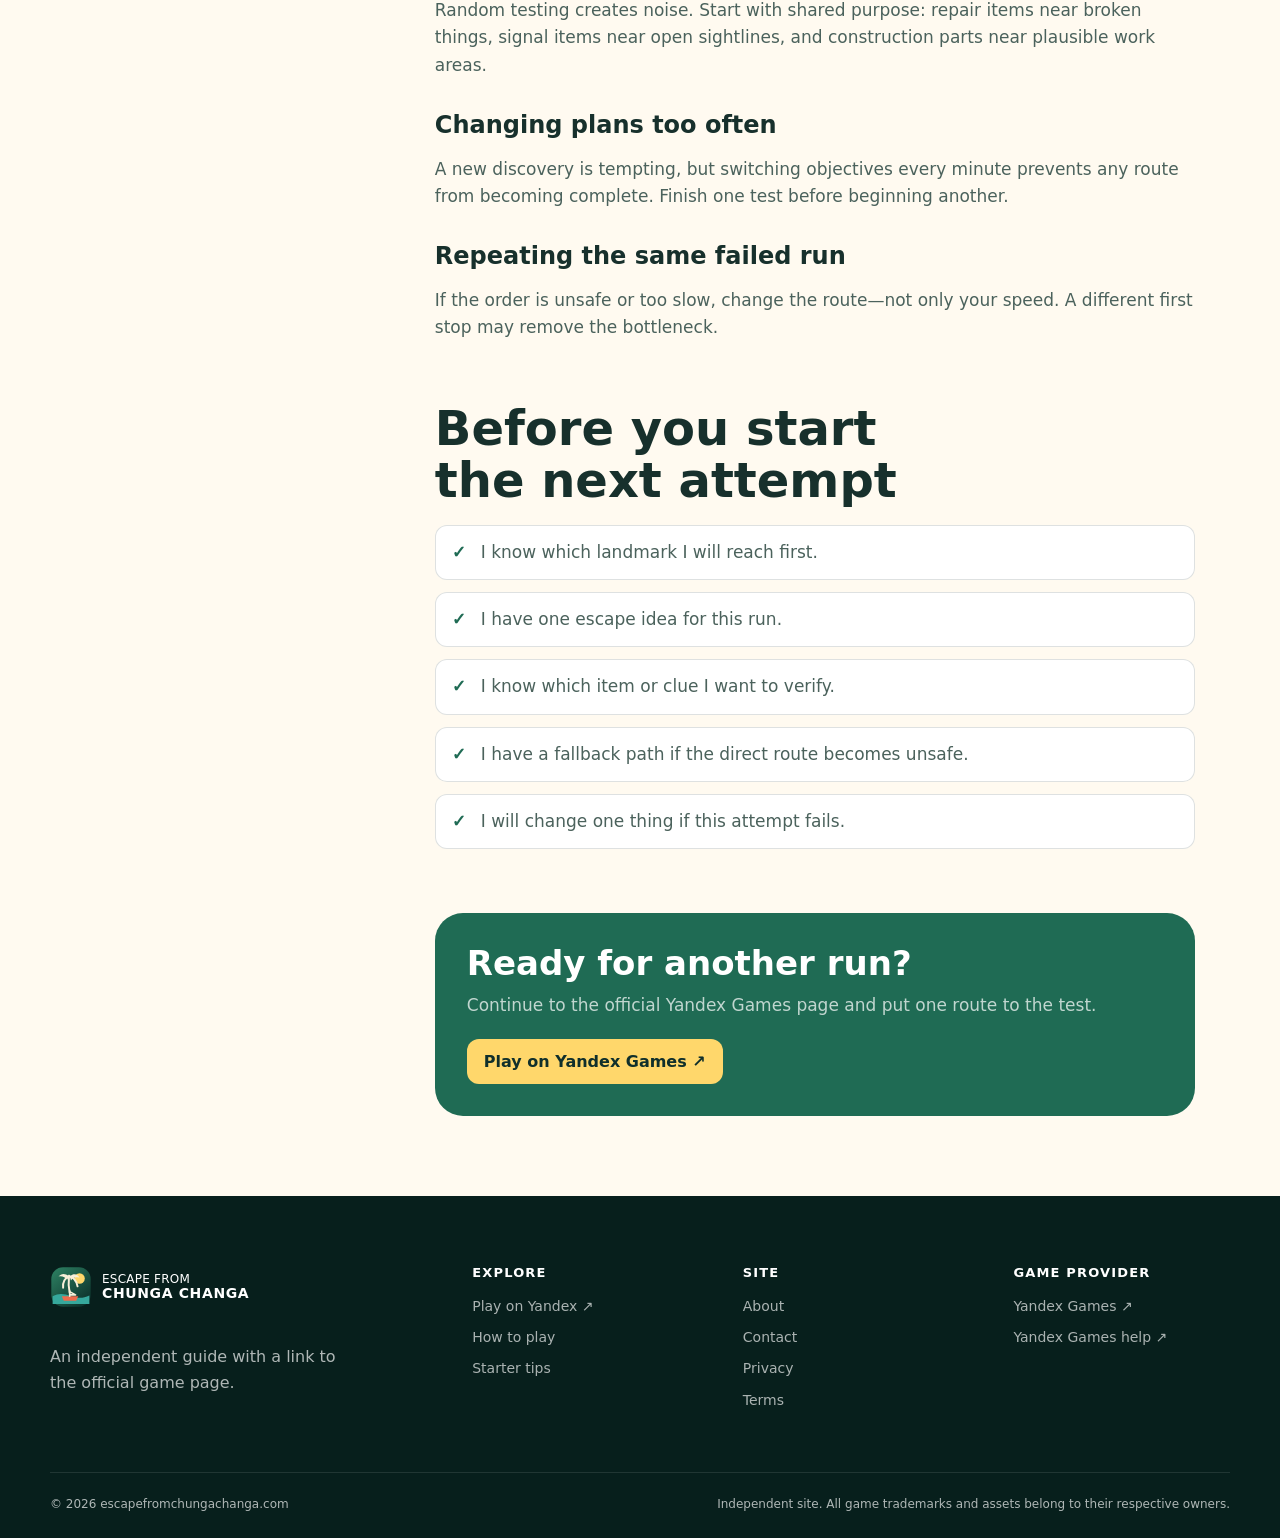
<file: how-to-play/index.html>
<!doctype html>
<html lang="en">
<head>
  <meta charset="utf-8">
  <meta name="viewport" content="width=device-width, initial-scale=1">
  <title>How to Play Escape from Chunga Changa: Starter Guide</title>
  <meta name="description" content="Learn how to play Escape from Chunga Changa with a spoiler-light first-run route, controls advice, exploration tips, and common mistakes to avoid.">
  <meta name="robots" content="index,follow,max-image-preview:large">
  <link rel="canonical" href="https://www.escapefromchungachanga.com/how-to-play/">
  <link rel="icon" href="/assets/icon.svg" type="image/svg+xml">
  <meta name="theme-color" content="#102f2b">
  <meta property="og:type" content="article">
  <meta property="og:site_name" content="Escape from Chunga Changa">
  <meta property="og:title" content="How to Play Escape from Chunga Changa: Starter Guide">
  <meta property="og:description" content="A practical, spoiler-light route for your first island escape attempt.">
  <meta property="og:url" content="https://www.escapefromchungachanga.com/how-to-play/">
  <meta property="og:image" content="https://www.escapefromchungachanga.com/assets/escape-island-og.jpg">
  <link rel="stylesheet" href="/styles.css">
  <script type="application/ld+json">
  {
    "@context": "https://schema.org",
    "@graph": [
      {
        "@type": "Article",
        "headline": "How to Play Escape from Chunga Changa: Starter Guide",
        "description": "A spoiler-light first-run guide to exploration, route planning, useful items, and survival in Escape from Chunga Changa.",
        "image": "https://www.escapefromchungachanga.com/assets/escape-island-og.jpg",
        "datePublished": "2026-08-21",
        "dateModified": "2026-08-21",
        "mainEntityOfPage": "https://www.escapefromchungachanga.com/how-to-play/",
        "publisher": {"@type": "Organization", "name": "Escape from Chunga Changa", "url": "https://www.escapefromchungachanga.com/"},
        "inLanguage": "en"
      },
      {
        "@type": "BreadcrumbList",
        "itemListElement": [
          {"@type": "ListItem", "position": 1, "name": "Play", "item": "https://www.escapefromchungachanga.com/"},
          {"@type": "ListItem", "position": 2, "name": "How to play", "item": "https://www.escapefromchungachanga.com/how-to-play/"}
        ]
      }
    ]
  }
  </script>
</head>
<body>
  <a class="skip-link" href="#guide">Skip to the guide</a>
  <header class="site-header">
    <div class="nav-wrap">
      <a class="brand" href="/" aria-label="Escape from Chunga Changa home"><img src="/assets/icon.svg" width="38" height="38" alt=""><span>Escape from<br><strong>Chunga Changa</strong></span></a>
      <nav class="desktop-nav" aria-label="Main navigation"><a class="nav-play" href="https://yandex.com/games/app/escape-from-chunga-changa-563425?language=en" target="_blank" rel="noopener noreferrer" data-game-launch>Play on Yandex ↗</a><a aria-current="page" href="/how-to-play/">How to play</a><a href="/#tips">Starter tips</a><a href="/#faq">FAQ</a></nav>
      <details class="mobile-menu"><summary aria-label="Open navigation">Menu</summary><nav aria-label="Mobile navigation"><a href="https://yandex.com/games/app/escape-from-chunga-changa-563425?language=en" target="_blank" rel="noopener noreferrer" data-game-launch>Play on Yandex ↗</a><a href="/how-to-play/">How to play</a><a href="/#tips">Starter tips</a><a href="/#faq">FAQ</a></nav></details>
    </div>
  </header>
  <main>
    <header class="inner-hero">
      <div class="container">
        <nav class="breadcrumbs" aria-label="Breadcrumb"><a href="/">Play</a><span aria-hidden="true">/</span><span aria-current="page">How to play</span></nav>
        <p class="eyebrow"><span></span> Spoiler-light field guide</p>
        <h1>How to Play Escape from Chunga Changa</h1>
        <p class="lede">Learn the island without spoiling its surprises. This starter route helps you use each run well, build a mental map, and turn scattered items into a clear escape idea.</p>
      </div>
    </header>
    <section class="content-section" id="guide">
      <div class="container article-layout">
        <nav class="article-nav" aria-label="Guide sections">
          <strong>In this guide</strong>
          <a href="#quick-start">Quick start</a>
          <a href="#controls">Controls</a>
          <a href="#first-run">First-run route</a>
          <a href="#items">Items and clues</a>
          <a href="#mistakes">Common mistakes</a>
          <a href="#checklist">Run checklist</a>
        </nav>
        <article class="prose">
          <h2 id="quick-start">The short answer</h2>
          <p>To play <strong>Escape from Chunga Changa</strong>, explore the island, inspect anything that may be useful, and connect the objects you find to one possible way out. Learn a small part of the map on each attempt. The game becomes easier when you stop wandering and start running a deliberate route.</p>
          <div class="callout"><p><strong>Best first-run goal:</strong> do not try to finish immediately. Learn three reliable landmarks, remember one useful object location, and test one interaction.</p></div>

          <h2 id="controls">Learn the current controls in-game</h2>
          <p>The Yandex Games edition shows its current controls and prompts inside the game. Follow those prompts first, because key bindings and touch controls can change between builds or devices.</p>
          <ul>
            <li>Open the official Yandex Games page and wait for its current loading screen to finish.</li>
            <li>On desktop, use the mouse for looking and interacting when prompted.</li>
            <li>Use the fullscreen option provided on the official game page if the play area feels cramped.</li>
            <li>On mobile, rotate the device if the interface provides more room in landscape orientation.</li>
          </ul>

          <h2 id="first-run">A practical first-run route</h2>
          <h3>1. Establish a safe reference point</h3>
          <p>Before moving far, turn around and notice what makes the starting area unique. A memorable beach angle, hut, path, or structure gives you a point to navigate back to.</p>
          <h3>2. Follow one edge of the area</h3>
          <p>A consistent left-hand or right-hand route is easier to remember than zigzagging across the map. You are not choosing the perfect path; you are creating a repeatable one.</p>
          <h3>3. Record useful objects mentally</h3>
          <p>Ask what an object could build, repair, activate, distract, or unlock. If its purpose is unclear, remember the location instead of carrying the entire island in your head at once.</p>
          <h3>4. Commit to one escape theory</h3>
          <p>Once several clues point in the same direction, treat that as your current plan. Search for supporting parts and stop spending time on unrelated discoveries until the idea works or clearly fails.</p>
          <h3>5. End the run with one lesson</h3>
          <p>When an attempt ends, name the single most useful thing you learned: a shortcut, a dangerous timing window, an item location, or a combination that does not work. Use that lesson immediately on the next run.</p>

          <h2 id="items">How to think about items and clues</h2>
          <p>Island objects are easier to understand when you group them by purpose instead of appearance:</p>
          <ul>
            <li><strong>Movement:</strong> something that opens, reaches, crosses, or creates a route.</li>
            <li><strong>Construction:</strong> pieces that could be assembled into a larger escape tool.</li>
            <li><strong>Signal:</strong> anything that could attract attention or mark your position.</li>
            <li><strong>Distraction:</strong> objects that may change where danger is focused.</li>
            <li><strong>Story:</strong> odd items or interactions that may lead to a different kind of outcome.</li>
          </ul>
          <p>Not every object must serve the same ending. If a combination keeps failing, it may belong to another route rather than being useless.</p>

          <h2 id="mistakes">Common mistakes to avoid</h2>
          <h3>Exploring without landmarks</h3>
          <p>When every path looks new, you waste time revisiting the same areas. Choose obvious reference points and connect them into a loop.</p>
          <h3>Trying every item everywhere</h3>
          <p>Random testing creates noise. Start with shared purpose: repair items near broken things, signal items near open sightlines, and construction parts near plausible work areas.</p>
          <h3>Changing plans too often</h3>
          <p>A new discovery is tempting, but switching objectives every minute prevents any route from becoming complete. Finish one test before beginning another.</p>
          <h3>Repeating the same failed run</h3>
          <p>If the order is unsafe or too slow, change the route—not only your speed. A different first stop may remove the bottleneck.</p>

          <h2 id="checklist">Before you start the next attempt</h2>
          <ul class="checklist">
            <li>I know which landmark I will reach first.</li>
            <li>I have one escape idea for this run.</li>
            <li>I know which item or clue I want to verify.</li>
            <li>I have a fallback path if the direct route becomes unsafe.</li>
            <li>I will change one thing if this attempt fails.</li>
          </ul>

          <div class="guide-cta">
            <h2>Ready for another run?</h2>
            <p>Continue to the official Yandex Games page and put one route to the test.</p>
            <a class="button secondary" href="https://yandex.com/games/app/escape-from-chunga-changa-563425?language=en" target="_blank" rel="noopener noreferrer" data-game-launch>Play on Yandex Games ↗</a>
          </div>
        </article>
      </div>
    </section>
  </main>
  <footer class="site-footer">
    <div class="container footer-grid"><div><a class="brand footer-brand" href="/"><img src="/assets/icon.svg" width="42" height="42" alt=""><span>Escape from<br><strong>Chunga Changa</strong></span></a><p>An independent guide with a link to the official game page.</p></div><div><h2>Explore</h2><a href="https://yandex.com/games/app/escape-from-chunga-changa-563425?language=en" target="_blank" rel="noopener noreferrer" data-game-launch>Play on Yandex ↗</a><a href="/how-to-play/">How to play</a><a href="/#tips">Starter tips</a></div><div><h2>Site</h2><a href="/about/">About</a><a href="/contact/">Contact</a><a href="/privacy/">Privacy</a><a href="/terms/">Terms</a></div><div><h2>Game provider</h2><a href="https://yandex.com/games/app/escape-from-chunga-changa-563425?language=en" target="_blank" rel="noopener noreferrer" data-game-launch>Yandex Games ↗</a><a href="https://yandex.com/support/games/en/" target="_blank" rel="noopener noreferrer">Yandex Games help ↗</a></div></div>
    <div class="container footer-bottom"><p>© <span data-year>2026</span> escapefromchungachanga.com</p><p>Independent site. All game trademarks and assets belong to their respective owners.</p></div>
  </footer>
  <script src="/script.js" defer></script>
</body>
</html>
</file>
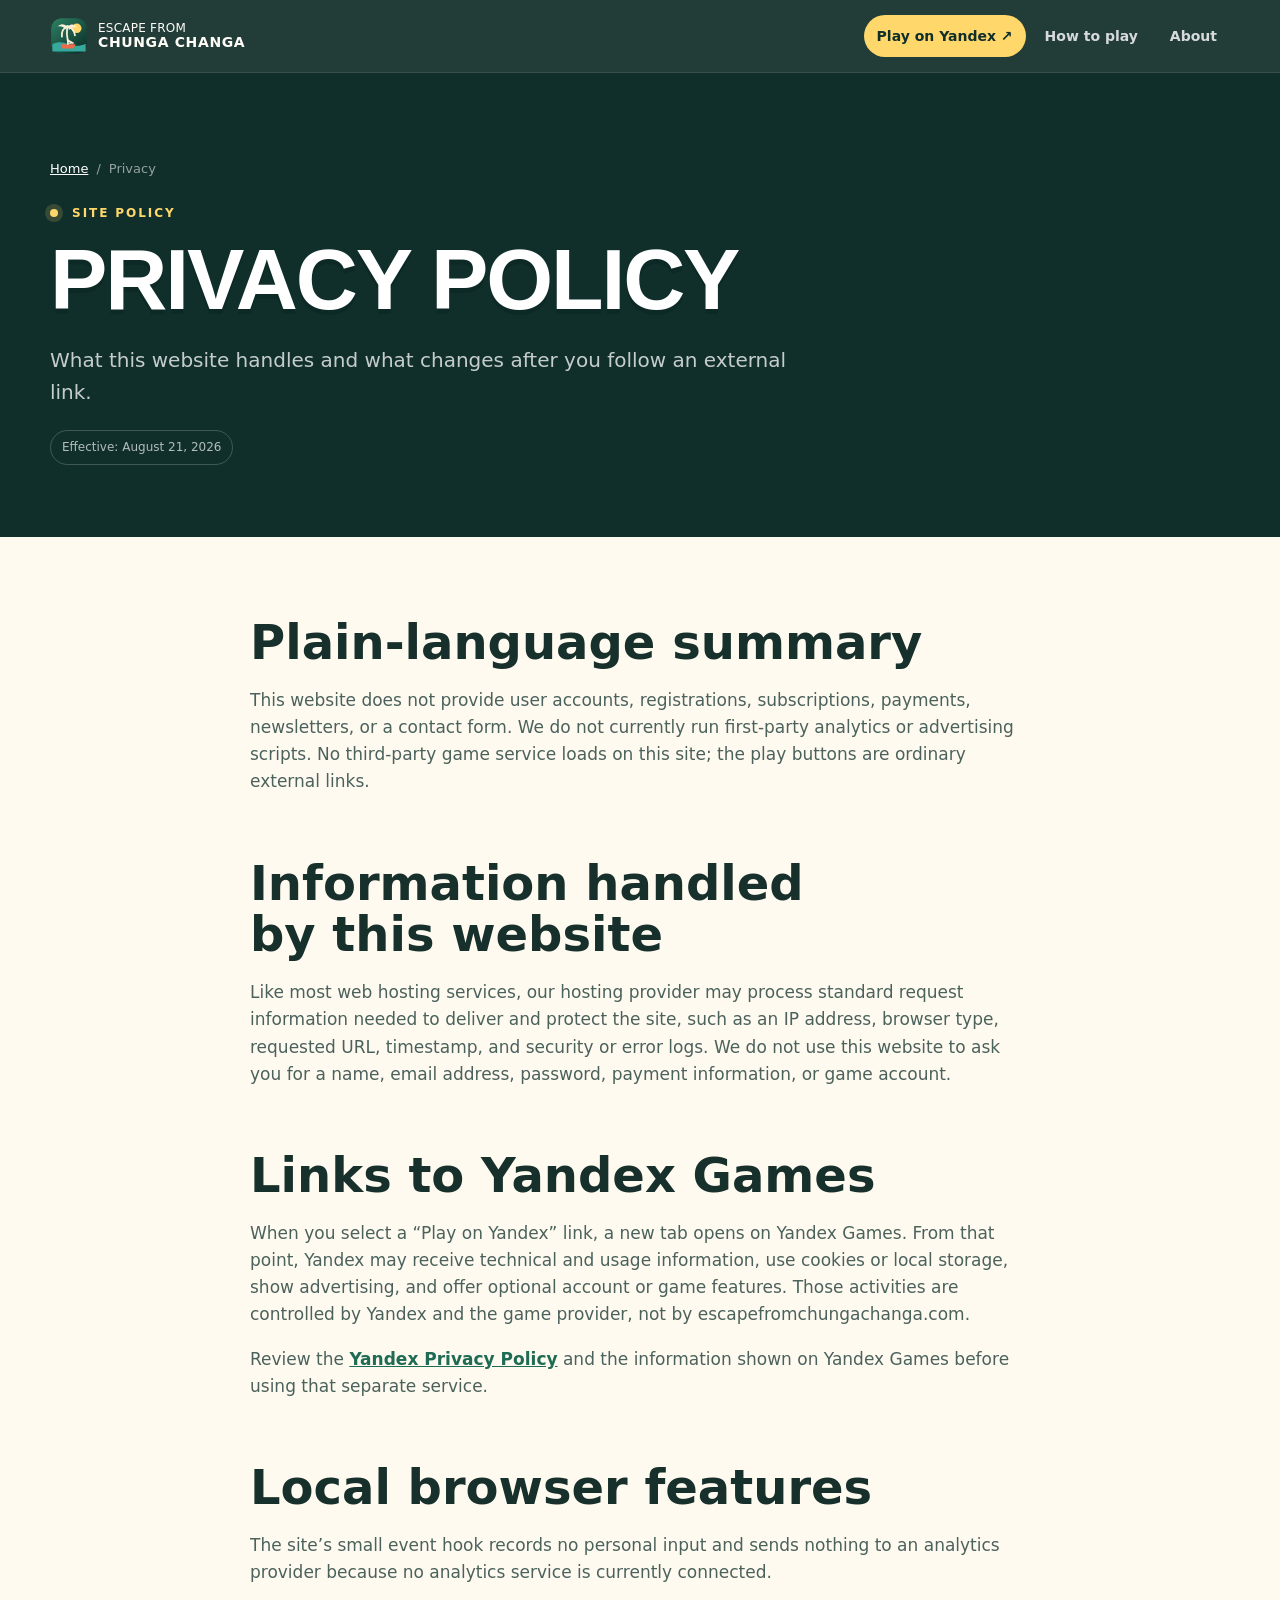
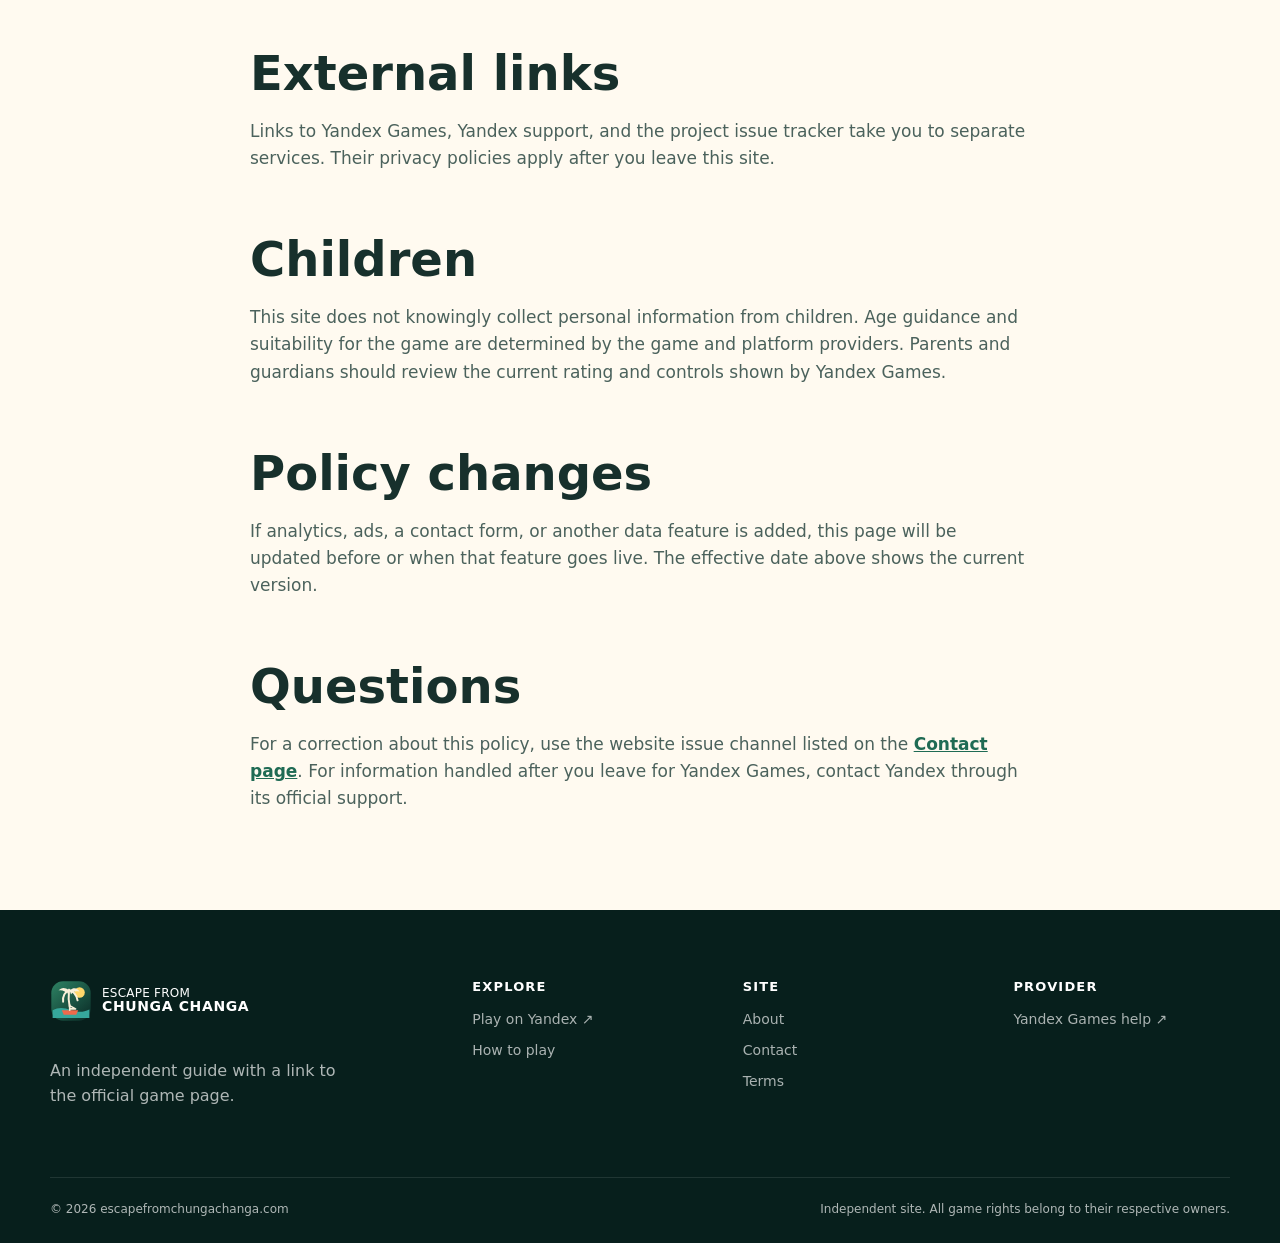
<file: privacy/index.html>
<!doctype html>
<html lang="en">
<head>
  <meta charset="utf-8"><meta name="viewport" content="width=device-width, initial-scale=1"><title>Privacy Policy | Escape from Chunga Changa</title>
  <meta name="description" content="Privacy information for escapefromchungachanga.com and its external links to Yandex Games."><meta name="robots" content="noindex,follow"><link rel="canonical" href="https://www.escapefromchungachanga.com/privacy/"><link rel="icon" href="/assets/icon.svg" type="image/svg+xml"><meta name="theme-color" content="#102f2b"><link rel="stylesheet" href="/styles.css">
</head>
<body>
  <a class="skip-link" href="#content">Skip to content</a><header class="site-header"><div class="nav-wrap"><a class="brand" href="/"><img src="/assets/icon.svg" width="38" height="38" alt=""><span>Escape from<br><strong>Chunga Changa</strong></span></a><nav class="desktop-nav" aria-label="Main navigation"><a class="nav-play" href="https://yandex.com/games/app/escape-from-chunga-changa-563425?language=en" target="_blank" rel="noopener noreferrer" data-game-launch>Play on Yandex ↗</a><a href="/how-to-play/">How to play</a><a href="/about/">About</a></nav><details class="mobile-menu"><summary>Menu</summary><nav><a href="https://yandex.com/games/app/escape-from-chunga-changa-563425?language=en" target="_blank" rel="noopener noreferrer" data-game-launch>Play on Yandex ↗</a><a href="/how-to-play/">How to play</a><a href="/about/">About</a></nav></details></div></header>
  <main><header class="inner-hero"><div class="container"><nav class="breadcrumbs" aria-label="Breadcrumb"><a href="/">Home</a><span>/</span><span aria-current="page">Privacy</span></nav><p class="eyebrow"><span></span> Site policy</p><h1>Privacy Policy</h1><p class="lede">What this website handles and what changes after you follow an external link.</p><span class="legal-meta">Effective: August 21, 2026</span></div></header>
  <section class="content-section" id="content"><article class="container prose" style="max-width:780px">
    <h2>Plain-language summary</h2><p>This website does not provide user accounts, registrations, subscriptions, payments, newsletters, or a contact form. We do not currently run first-party analytics or advertising scripts. No third-party game service loads on this site; the play buttons are ordinary external links.</p>
    <h2>Information handled by this website</h2><p>Like most web hosting services, our hosting provider may process standard request information needed to deliver and protect the site, such as an IP address, browser type, requested URL, timestamp, and security or error logs. We do not use this website to ask you for a name, email address, password, payment information, or game account.</p>
    <h2>Links to Yandex Games</h2><p>When you select a “Play on Yandex” link, a new tab opens on Yandex Games. From that point, Yandex may receive technical and usage information, use cookies or local storage, show advertising, and offer optional account or game features. Those activities are controlled by Yandex and the game provider, not by escapefromchungachanga.com.</p><p>Review the <a href="https://yandex.com/legal/confidential/" target="_blank" rel="noopener noreferrer">Yandex Privacy Policy</a> and the information shown on Yandex Games before using that separate service.</p>
    <h2>Local browser features</h2><p>The site’s small event hook records no personal input and sends nothing to an analytics provider because no analytics service is currently connected.</p>
    <h2>External links</h2><p>Links to Yandex Games, Yandex support, and the project issue tracker take you to separate services. Their privacy policies apply after you leave this site.</p>
    <h2>Children</h2><p>This site does not knowingly collect personal information from children. Age guidance and suitability for the game are determined by the game and platform providers. Parents and guardians should review the current rating and controls shown by Yandex Games.</p>
    <h2>Policy changes</h2><p>If analytics, ads, a contact form, or another data feature is added, this page will be updated before or when that feature goes live. The effective date above shows the current version.</p>
    <h2>Questions</h2><p>For a correction about this policy, use the website issue channel listed on the <a href="/contact/">Contact page</a>. For information handled after you leave for Yandex Games, contact Yandex through its official support.</p>
  </article></section></main>
  <footer class="site-footer"><div class="container footer-grid"><div><a class="brand footer-brand" href="/"><img src="/assets/icon.svg" width="42" height="42" alt=""><span>Escape from<br><strong>Chunga Changa</strong></span></a><p>An independent guide with a link to the official game page.</p></div><div><h2>Explore</h2><a href="https://yandex.com/games/app/escape-from-chunga-changa-563425?language=en" target="_blank" rel="noopener noreferrer" data-game-launch>Play on Yandex ↗</a><a href="/how-to-play/">How to play</a></div><div><h2>Site</h2><a href="/about/">About</a><a href="/contact/">Contact</a><a href="/terms/">Terms</a></div><div><h2>Provider</h2><a href="https://yandex.com/support/games/en/" target="_blank" rel="noopener noreferrer">Yandex Games help ↗</a></div></div><div class="container footer-bottom"><p>© <span data-year>2026</span> escapefromchungachanga.com</p><p>Independent site. All game rights belong to their respective owners.</p></div></footer><script src="/script.js" defer></script>
</body></html>
</file>
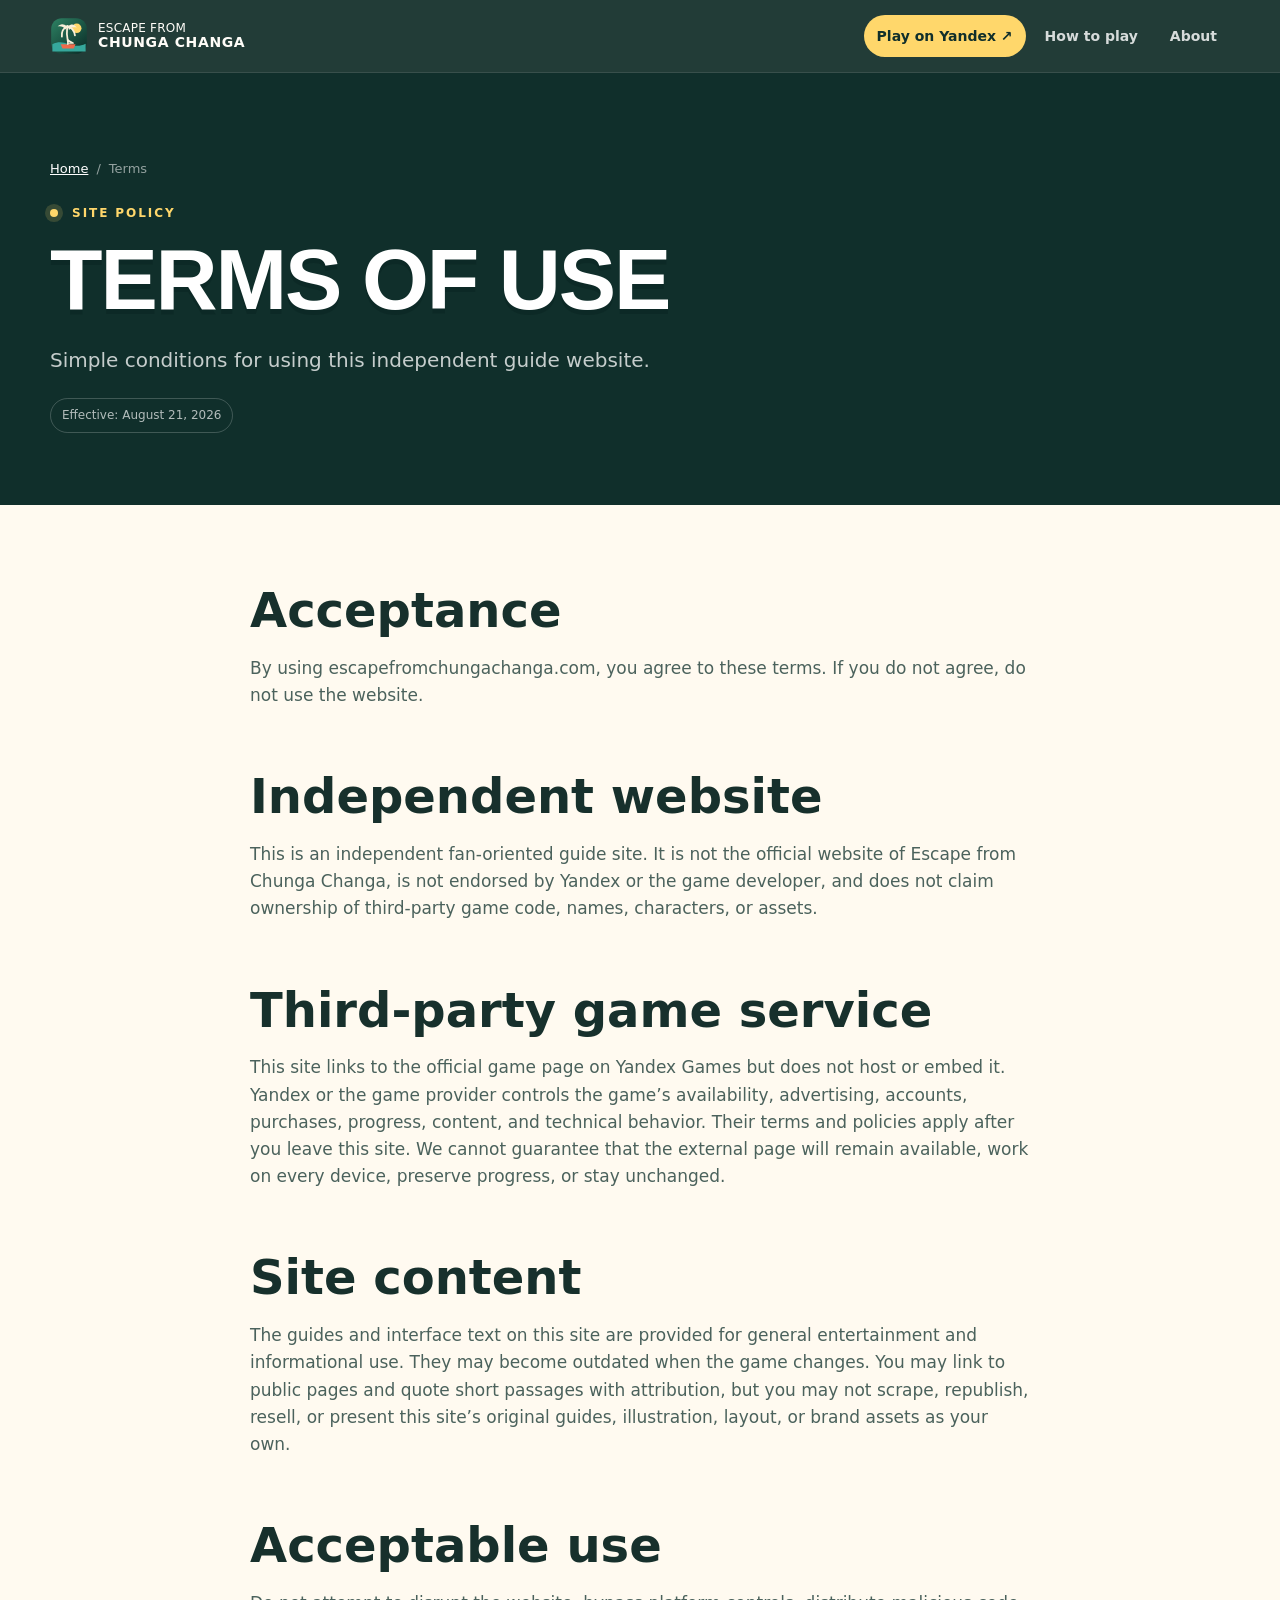
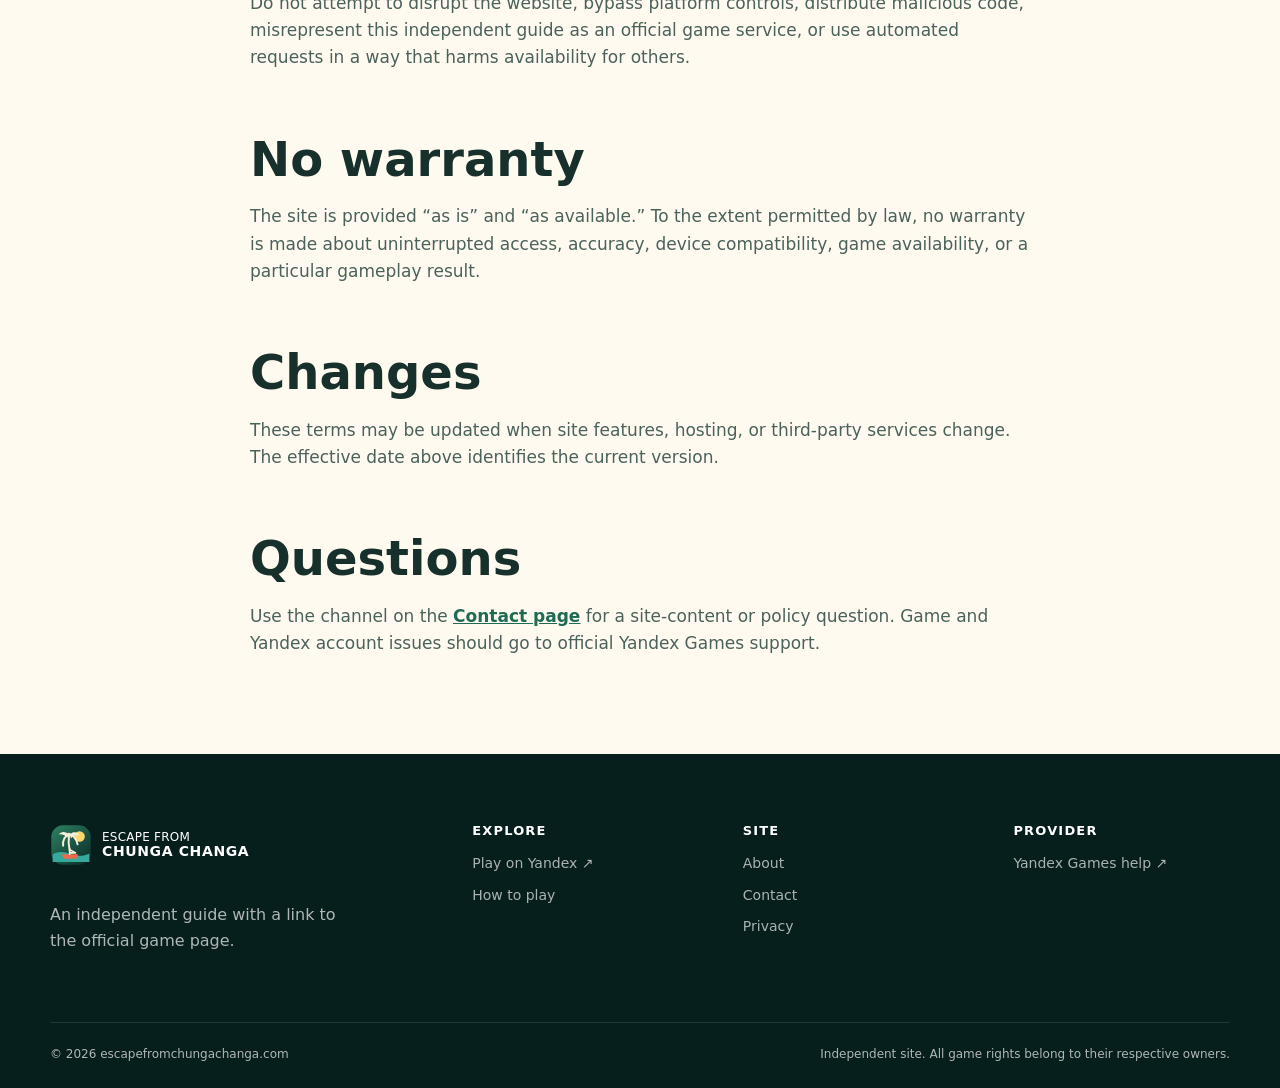
<file: terms/index.html>
<!doctype html>
<html lang="en">
<head>
  <meta charset="utf-8"><meta name="viewport" content="width=device-width, initial-scale=1"><title>Terms of Use | Escape from Chunga Changa</title>
  <meta name="description" content="Terms for using escapefromchungachanga.com and following its external link to Yandex Games."><meta name="robots" content="noindex,follow"><link rel="canonical" href="https://www.escapefromchungachanga.com/terms/"><link rel="icon" href="/assets/icon.svg" type="image/svg+xml"><meta name="theme-color" content="#102f2b"><link rel="stylesheet" href="/styles.css">
</head>
<body>
  <a class="skip-link" href="#content">Skip to content</a><header class="site-header"><div class="nav-wrap"><a class="brand" href="/"><img src="/assets/icon.svg" width="38" height="38" alt=""><span>Escape from<br><strong>Chunga Changa</strong></span></a><nav class="desktop-nav" aria-label="Main navigation"><a class="nav-play" href="https://yandex.com/games/app/escape-from-chunga-changa-563425?language=en" target="_blank" rel="noopener noreferrer" data-game-launch>Play on Yandex ↗</a><a href="/how-to-play/">How to play</a><a href="/about/">About</a></nav><details class="mobile-menu"><summary>Menu</summary><nav><a href="https://yandex.com/games/app/escape-from-chunga-changa-563425?language=en" target="_blank" rel="noopener noreferrer" data-game-launch>Play on Yandex ↗</a><a href="/how-to-play/">How to play</a><a href="/about/">About</a></nav></details></div></header>
  <main><header class="inner-hero"><div class="container"><nav class="breadcrumbs" aria-label="Breadcrumb"><a href="/">Home</a><span>/</span><span aria-current="page">Terms</span></nav><p class="eyebrow"><span></span> Site policy</p><h1>Terms of Use</h1><p class="lede">Simple conditions for using this independent guide website.</p><span class="legal-meta">Effective: August 21, 2026</span></div></header>
  <section class="content-section" id="content"><article class="container prose" style="max-width:780px">
    <h2>Acceptance</h2><p>By using escapefromchungachanga.com, you agree to these terms. If you do not agree, do not use the website.</p>
    <h2>Independent website</h2><p>This is an independent fan-oriented guide site. It is not the official website of Escape from Chunga Changa, is not endorsed by Yandex or the game developer, and does not claim ownership of third-party game code, names, characters, or assets.</p>
    <h2>Third-party game service</h2><p>This site links to the official game page on Yandex Games but does not host or embed it. Yandex or the game provider controls the game’s availability, advertising, accounts, purchases, progress, content, and technical behavior. Their terms and policies apply after you leave this site. We cannot guarantee that the external page will remain available, work on every device, preserve progress, or stay unchanged.</p>
    <h2>Site content</h2><p>The guides and interface text on this site are provided for general entertainment and informational use. They may become outdated when the game changes. You may link to public pages and quote short passages with attribution, but you may not scrape, republish, resell, or present this site’s original guides, illustration, layout, or brand assets as your own.</p>
    <h2>Acceptable use</h2><p>Do not attempt to disrupt the website, bypass platform controls, distribute malicious code, misrepresent this independent guide as an official game service, or use automated requests in a way that harms availability for others.</p>
    <h2>No warranty</h2><p>The site is provided “as is” and “as available.” To the extent permitted by law, no warranty is made about uninterrupted access, accuracy, device compatibility, game availability, or a particular gameplay result.</p>
    <h2>Changes</h2><p>These terms may be updated when site features, hosting, or third-party services change. The effective date above identifies the current version.</p>
    <h2>Questions</h2><p>Use the channel on the <a href="/contact/">Contact page</a> for a site-content or policy question. Game and Yandex account issues should go to official Yandex Games support.</p>
  </article></section></main>
  <footer class="site-footer"><div class="container footer-grid"><div><a class="brand footer-brand" href="/"><img src="/assets/icon.svg" width="42" height="42" alt=""><span>Escape from<br><strong>Chunga Changa</strong></span></a><p>An independent guide with a link to the official game page.</p></div><div><h2>Explore</h2><a href="https://yandex.com/games/app/escape-from-chunga-changa-563425?language=en" target="_blank" rel="noopener noreferrer" data-game-launch>Play on Yandex ↗</a><a href="/how-to-play/">How to play</a></div><div><h2>Site</h2><a href="/about/">About</a><a href="/contact/">Contact</a><a href="/privacy/">Privacy</a></div><div><h2>Provider</h2><a href="https://yandex.com/support/games/en/" target="_blank" rel="noopener noreferrer">Yandex Games help ↗</a></div></div><div class="container footer-bottom"><p>© <span data-year>2026</span> escapefromchungachanga.com</p><p>Independent site. All game rights belong to their respective owners.</p></div></footer><script src="/script.js" defer></script>
</body></html>
</file>
<file: styles.css>
:root {
  --ink: #17302c;
  --ink-soft: #4b625c;
  --jungle: #102f2b;
  --jungle-mid: #17453d;
  --leaf: #1f6b54;
  --mint: #d9f5df;
  --sand: #f4ead4;
  --paper: #fffaf0;
  --sun: #ffd76b;
  --coral: #a94230;
  --white: #fffdf8;
  --line: rgba(23, 48, 44, .14);
  --shadow: 0 24px 70px rgba(7, 31, 27, .22);
  --radius-lg: 28px;
  --radius-md: 18px;
  --container: 1180px;
}

* { box-sizing: border-box; }
html { scroll-behavior: smooth; scroll-padding-top: 92px; }
body {
  margin: 0;
  color: var(--ink);
  background: var(--paper);
  font-family: Inter, ui-sans-serif, system-ui, -apple-system, BlinkMacSystemFont, "Segoe UI", sans-serif;
  line-height: 1.6;
  -webkit-font-smoothing: antialiased;
}
img { max-width: 100%; }
a { color: inherit; }
button, summary { font: inherit; }
button { color: inherit; }
.container { width: min(calc(100% - 40px), var(--container)); margin-inline: auto; }
.skip-link {
  position: fixed;
  z-index: 1000;
  left: 16px;
  top: 12px;
  padding: 11px 16px;
  color: var(--jungle);
  background: var(--sun);
  border-radius: 8px;
  font-weight: 800;
  transform: translateY(-160%);
}
.skip-link:focus { transform: none; }

.site-header {
  position: sticky;
  z-index: 100;
  top: 0;
  color: var(--white);
  background: rgba(11, 39, 35, .9);
  border-bottom: 1px solid rgba(255, 255, 255, .1);
  backdrop-filter: blur(16px);
}
.nav-wrap {
  width: min(calc(100% - 40px), var(--container));
  min-height: 72px;
  margin-inline: auto;
  display: flex;
  align-items: center;
  justify-content: space-between;
  gap: 24px;
}
.brand {
  display: inline-flex;
  align-items: center;
  gap: 10px;
  color: inherit;
  text-decoration: none;
  font-size: 12px;
  line-height: 1.08;
  letter-spacing: .02em;
  text-transform: uppercase;
}
.brand strong { font-size: 14px; letter-spacing: .045em; }
.brand img { flex: 0 0 auto; }
.desktop-nav { display: flex; align-items: center; gap: 6px; }
.desktop-nav a {
  padding: 10px 13px;
  border-radius: 999px;
  color: rgba(255, 255, 255, .82);
  text-decoration: none;
  font-size: 14px;
  font-weight: 750;
}
.desktop-nav a:hover, .desktop-nav a:focus-visible { color: white; background: rgba(255,255,255,.1); }
.desktop-nav .nav-play { color: var(--jungle); background: var(--sun); }
.desktop-nav .nav-play:hover, .desktop-nav .nav-play:focus-visible { color: var(--jungle); background: #ffe28b; }
.mobile-menu { display: none; position: relative; }
.mobile-menu summary { cursor: pointer; font-weight: 800; list-style: none; padding: 9px 13px; border: 1px solid rgba(255,255,255,.22); border-radius: 999px; }
.mobile-menu summary::-webkit-details-marker { display: none; }
.mobile-menu nav { position: absolute; right: 0; top: calc(100% + 10px); min-width: 200px; padding: 8px; background: var(--white); color: var(--ink); border-radius: 16px; box-shadow: var(--shadow); }
.mobile-menu nav a { display: block; padding: 11px 12px; border-radius: 10px; text-decoration: none; font-weight: 750; }
.mobile-menu nav a:hover, .mobile-menu nav a:focus-visible { background: var(--sand); }

.hero {
  position: relative;
  overflow: hidden;
  padding: 48px 0 80px;
  color: var(--white);
  background: var(--jungle);
  isolation: isolate;
}
.hero-backdrop {
  position: absolute;
  z-index: -2;
  inset: 0 0 auto 0;
  height: 640px;
  background:
    linear-gradient(180deg, rgba(11,38,34,.63) 0%, rgba(11,38,34,.86) 62%, var(--jungle) 100%),
    url('/assets/escape-island-hero.jpg') center 57% / cover no-repeat;
}
.hero::after {
  content: "";
  position: absolute;
  z-index: -1;
  inset: 0;
  opacity: .11;
  pointer-events: none;
  background-image: radial-gradient(circle at 1px 1px, #fff 1px, transparent 0);
  background-size: 28px 28px;
  mask-image: linear-gradient(to bottom, black 0, transparent 75%);
}
.hero-copy { text-align: center; }
.eyebrow, .section-kicker {
  margin: 0 0 10px;
  color: var(--coral);
  font-size: 12px;
  font-weight: 900;
  letter-spacing: .16em;
  text-transform: uppercase;
}
.eyebrow { color: var(--sun); }
.eyebrow span, .live-dot { display: inline-block; width: 8px; height: 8px; margin-right: 8px; background: var(--sun); border-radius: 50%; box-shadow: 0 0 0 5px rgba(255,215,107,.16); }
h1, h2, h3 { line-height: 1.08; text-wrap: balance; }
h1 {
  max-width: 900px;
  margin: 0 auto 16px;
  font-family: Impact, Haettenschweiler, "Arial Narrow Bold", sans-serif;
  font-size: clamp(52px, 8vw, 104px);
  font-weight: 800;
  letter-spacing: -.025em;
  text-transform: uppercase;
  text-shadow: 0 5px 0 rgba(7,31,27,.32);
}
.hero-lede { max-width: 720px; margin: 0 auto; color: rgba(255,255,255,.82); font-size: clamp(16px, 2vw, 20px); }
.game-facts { display: flex; flex-wrap: wrap; justify-content: center; gap: 9px; margin: 24px 0 30px; }
.game-facts span { padding: 7px 12px; border: 1px solid rgba(255,255,255,.2); border-radius: 999px; background: rgba(9,32,29,.32); font-size: 12px; font-weight: 800; letter-spacing: .035em; text-transform: uppercase; }

.game-stage { border: 1px solid rgba(255,255,255,.16); border-radius: var(--radius-lg); overflow: hidden; background: #071b18; box-shadow: 0 35px 110px rgba(0,0,0,.42); }
.player-toolbar, .player-note { display: flex; align-items: center; justify-content: space-between; gap: 16px; }
.player-toolbar { min-height: 70px; padding: 13px 16px 13px 20px; background: #0b2824; }
.player-toolbar > div:first-child { display: flex; align-items: center; gap: 8px; min-width: 0; }
.player-toolbar strong { font-size: 14px; }
.player-toolbar small { color: rgba(255,255,255,.52); font-size: 12px; }
.external-dot { width: 8px; height: 8px; margin: 0 3px 0 0; border: 2px solid var(--sun); border-radius: 50%; box-shadow: 0 0 0 5px rgba(255,215,107,.12); }
.game-launch {
  display: grid;
  min-height: 430px;
  place-items: center;
  padding: 70px 28px;
  color: white;
  text-align: center;
  background:
    linear-gradient(90deg, rgba(4,20,17,.92), rgba(7,37,31,.68), rgba(4,20,17,.9)),
    url('/assets/escape-island-hero.jpg') center 55% / cover;
}
.game-launch-copy { max-width: 760px; }
.game-launch-copy h2 { max-width: 700px; margin: 8px auto 18px; color: white; font-size: clamp(38px, 5vw, 64px); line-height: 1; }
.game-launch-copy > p:not(.launch-kicker) { max-width: 620px; margin: 0 auto; color: rgba(255,255,255,.76); font-size: 17px; line-height: 1.65; }
.launch-kicker { margin: 0; color: var(--sun); font-size: 12px; font-weight: 900; letter-spacing: .15em; text-transform: uppercase; }
.launch-actions { display: flex; align-items: center; justify-content: center; flex-wrap: wrap; gap: 20px; margin-top: 30px; }
.launch-button { color: var(--jungle); background: var(--sun); box-shadow: 0 14px 34px rgba(0,0,0,.3); }
.launch-button:hover, .launch-button:focus-visible { color: var(--jungle); background: #ffe28b; transform: translateY(-2px); }
.player-note { padding: 12px 20px; color: rgba(255,255,255,.64); background: #0b2824; font-size: 12px; }
.player-note p { margin: 0; }
.player-note a { color: var(--sun); font-weight: 800; white-space: nowrap; }

.section { padding: 104px 0; }
.intro-section { background: var(--paper); }
.split-intro { display: grid; grid-template-columns: .92fr 1.08fr; gap: 9vw; align-items: start; }
.section h2 { margin: 0; font-size: clamp(38px, 5vw, 66px); letter-spacing: -.045em; }
.intro-copy { color: var(--ink-soft); font-size: 18px; }
.intro-copy p:first-child { margin-top: 0; }
.intro-copy strong { color: var(--ink); }
.feature-grid { display: grid; grid-template-columns: repeat(3, 1fr); gap: 16px; margin-top: 64px; }
.feature-card { min-height: 250px; padding: 28px; border: 1px solid var(--line); border-radius: var(--radius-md); background: rgba(255,255,255,.54); }
.feature-card.featured { color: white; background: var(--leaf); transform: translateY(-18px) rotate(-1deg); box-shadow: 0 20px 55px rgba(30,92,74,.23); }
.feature-card.featured p { opacity: .88; }
.card-number { display: inline-grid; place-items: center; width: 42px; height: 42px; margin-bottom: 45px; border: 1px solid currentColor; border-radius: 50%; font-size: 12px; font-weight: 900; }
.feature-card h3 { margin: 0 0 12px; font-size: 26px; }
.feature-card p { margin: 0; opacity: .76; }

.trail-section { position: relative; color: white; background: var(--jungle); overflow: hidden; }
.trail-section::before { content: ""; position: absolute; inset: 0; opacity: .08; background-image: linear-gradient(35deg, transparent 48%, white 49%, white 51%, transparent 52%); background-size: 70px 70px; }
.section-heading { position: relative; display: flex; align-items: end; justify-content: space-between; gap: 30px; margin-bottom: 52px; }
.section-heading > p { max-width: 360px; margin: 0; color: var(--ink-soft); }
.section-heading.dark { color: var(--ink); }
.section-kicker.light { color: var(--sun); }
.text-link { font-weight: 850; text-decoration-thickness: 2px; text-underline-offset: 5px; }
.text-link.light { color: var(--sun); }
.trail-steps { position: relative; display: grid; grid-template-columns: repeat(4, 1fr); gap: 14px; margin: 0; padding: 0; list-style: none; }
.trail-steps::before { content: ""; position: absolute; top: 25px; left: 5%; right: 5%; border-top: 2px dashed rgba(255,255,255,.19); }
.trail-steps li { position: relative; padding: 0 20px 24px 0; }
.trail-steps li > span { display: grid; place-items: center; width: 52px; height: 52px; margin-bottom: 24px; color: var(--jungle); background: var(--sun); border: 6px solid var(--jungle); outline: 1px solid rgba(255,255,255,.25); border-radius: 50%; font-weight: 950; }
.trail-steps h3 { margin: 0 0 10px; font-size: 22px; }
.trail-steps p { margin: 0; color: rgba(255,255,255,.65); font-size: 14px; }

.tips-section { background: var(--sand); }
.tip-grid { display: grid; grid-template-columns: repeat(3, 1fr); gap: 14px; }
.tip-grid article { padding: 26px; border: 1px solid rgba(23,48,44,.12); border-radius: var(--radius-md); background: rgba(255,250,240,.72); transition: transform .2s ease, box-shadow .2s ease; }
.tip-grid article:hover { transform: translateY(-4px); box-shadow: 0 16px 35px rgba(36,62,56,.09); }
.tip-grid span { display: inline-block; margin-bottom: 34px; padding: 5px 9px; color: var(--leaf); background: var(--mint); border-radius: 7px; font-size: 11px; font-weight: 950; letter-spacing: .12em; text-transform: uppercase; }
.tip-grid h3 { margin: 0 0 10px; font-size: 22px; }
.tip-grid p { margin: 0; color: var(--ink-soft); font-size: 14px; }

.faq-section { background: var(--paper); }
.faq-layout { display: grid; grid-template-columns: .78fr 1.22fr; gap: 9vw; align-items: start; }
.faq-layout > div:first-child { position: sticky; top: 112px; }
.faq-layout > div:first-child > p:last-child { max-width: 420px; color: var(--ink-soft); }
.faq-list { border-top: 1px solid var(--line); }
.faq-list details { border-bottom: 1px solid var(--line); }
.faq-list summary { position: relative; cursor: pointer; padding: 25px 44px 25px 0; list-style: none; font-weight: 850; font-size: 18px; }
.faq-list summary::-webkit-details-marker { display: none; }
.faq-list summary::after { content: "+"; position: absolute; top: 20px; right: 0; width: 30px; height: 30px; display: grid; place-items: center; color: white; background: var(--leaf); border-radius: 50%; font-size: 20px; }
.faq-list details[open] summary::after { content: "−"; }
.faq-list details p { margin: -7px 40px 25px 0; color: var(--ink-soft); }

.independent-note { padding: 0 0 90px; background: var(--paper); }
.note-card { display: grid; grid-template-columns: auto 1fr auto; gap: 22px; align-items: center; padding: 30px; color: white; background: var(--leaf); border-radius: var(--radius-lg); box-shadow: var(--shadow); }
.note-card h2 { margin: 0 0 5px; font-size: 24px; }
.note-card p { margin: 0; color: rgba(255,255,255,.88); }
.button { display: inline-flex; align-items: center; justify-content: center; min-height: 44px; padding: 10px 17px; border-radius: 12px; text-decoration: none; font-weight: 850; }
.button.secondary { color: var(--jungle); background: var(--sun); }

.site-footer { padding: 70px 0 24px; color: rgba(255,255,255,.68); background: #071f1c; }
.footer-grid { display: grid; grid-template-columns: 1.7fr repeat(3, 1fr); gap: 54px; }
.footer-grid > div:first-child > p { max-width: 300px; }
.footer-brand { color: white; margin-bottom: 20px; }
.footer-grid h2 { margin: 0 0 14px; color: white; font-size: 13px; letter-spacing: .09em; text-transform: uppercase; }
.footer-grid > div:not(:first-child) a { display: block; width: fit-content; margin: 9px 0; color: rgba(255,255,255,.66); text-decoration: none; font-size: 14px; }
.footer-grid a:hover, .footer-grid a:focus-visible { color: var(--sun); }
.footer-bottom { display: flex; justify-content: space-between; gap: 30px; margin-top: 52px; padding-top: 22px; border-top: 1px solid rgba(255,255,255,.1); font-size: 12px; }
.footer-bottom p { margin: 0; }

/* Inner pages */
.inner-hero { padding: 86px 0 72px; color: white; background: var(--jungle); }
.breadcrumbs { display: flex; flex-wrap: wrap; gap: 8px; margin-bottom: 24px; color: rgba(255,255,255,.55); font-size: 13px; }
.breadcrumbs a { color: white; }
.inner-hero h1 { max-width: 1000px; margin: 0 0 18px; font-size: clamp(46px, 7vw, 86px); text-align: left; }
.inner-hero .lede { max-width: 780px; margin: 0; color: rgba(255,255,255,.76); font-size: 20px; }
.content-section { padding: 80px 0; }
.article-layout { display: grid; grid-template-columns: 260px minmax(0, 760px); gap: 7vw; justify-content: center; }
.article-nav { position: sticky; top: 110px; align-self: start; padding: 20px; border: 1px solid var(--line); border-radius: 16px; background: var(--sand); }
.article-nav strong { display: block; margin-bottom: 10px; font-size: 12px; letter-spacing: .12em; text-transform: uppercase; }
.article-nav a { display: block; padding: 7px 0; color: var(--ink-soft); text-decoration: none; font-size: 14px; }
.article-nav a:hover, .article-nav a:focus-visible { color: var(--leaf); text-decoration: underline; }
.prose { min-width: 0; }
.prose > :first-child { margin-top: 0; }
.prose h2 { margin: 62px 0 18px; font-size: clamp(32px, 4vw, 48px); }
.prose h3 { margin: 34px 0 10px; font-size: 24px; }
.prose p, .prose li { color: var(--ink-soft); font-size: 17px; }
.prose strong { color: var(--ink); }
.prose a { color: var(--leaf); font-weight: 750; }
.callout { margin: 30px 0; padding: 24px; border-left: 5px solid var(--coral); border-radius: 0 14px 14px 0; background: var(--sand); }
.callout p { margin: 0; }
.checklist { padding: 0; list-style: none; }
.checklist li { position: relative; margin: 12px 0; padding: 13px 16px 13px 45px; border: 1px solid var(--line); border-radius: 12px; background: white; }
.checklist li::before { content: "✓"; position: absolute; left: 16px; color: var(--leaf); font-weight: 950; }
.guide-cta { margin-top: 64px; padding: 32px; color: white; background: var(--leaf); border-radius: var(--radius-lg); }
.guide-cta h2 { margin: 0 0 10px; font-size: 34px; }
.guide-cta p { margin: 0 0 20px; color: rgba(255,255,255,.72); }
.legal-meta { display: inline-flex; margin-top: 22px; padding: 7px 11px; border: 1px solid rgba(255,255,255,.2); border-radius: 999px; color: rgba(255,255,255,.68); font-size: 12px; }
.contact-options { display: grid; grid-template-columns: repeat(2, 1fr); gap: 16px; margin-top: 28px; }
.contact-card { padding: 26px; border: 1px solid var(--line); border-radius: var(--radius-md); background: white; }
.contact-card h2 { margin-top: 0; font-size: 28px; }
.contact-card p { font-size: 15px; }
.contact-card a { color: var(--leaf); font-weight: 850; }
.not-found { min-height: calc(100vh - 72px); display: grid; place-items: center; padding: 80px 20px; color: white; text-align: center; background: linear-gradient(rgba(8,32,28,.78),rgba(8,32,28,.93)), url('/assets/escape-island-hero.jpg') center/cover; }
.not-found h1 { margin-bottom: 10px; font-size: clamp(88px, 20vw, 190px); }
.not-found h2 { margin: 0 0 14px; font-size: clamp(30px,5vw,54px); }
.not-found p { max-width: 560px; margin: 0 auto 24px; color: rgba(255,255,255,.75); }

:focus-visible { outline: 3px solid var(--sun); outline-offset: 3px; }

@media (max-width: 900px) {
  .desktop-nav { display: none; }
  .mobile-menu { display: block; }
  .hero { padding-top: 38px; }
  .game-launch { min-height: 390px; }
  .split-intro, .faq-layout { grid-template-columns: 1fr; gap: 32px; }
  .feature-grid { grid-template-columns: 1fr; }
  .feature-card.featured { transform: none; }
  .feature-card { min-height: auto; }
  .card-number { margin-bottom: 28px; }
  .trail-steps { grid-template-columns: repeat(2, 1fr); row-gap: 32px; }
  .trail-steps::before { display: none; }
  .tip-grid { grid-template-columns: repeat(2, 1fr); }
  .faq-layout > div:first-child { position: static; }
  .footer-grid { grid-template-columns: 1.5fr 1fr 1fr; }
  .footer-grid > div:last-child { grid-column: 2; }
  .article-layout { grid-template-columns: 1fr; }
  .article-nav { position: static; }
}

@media (max-width: 640px) {
  .container, .nav-wrap { width: min(calc(100% - 28px), var(--container)); }
  .nav-wrap { min-height: 64px; }
  .brand img { width: 34px; height: 34px; }
  .brand { font-size: 10px; }
  .brand strong { font-size: 12px; }
  .hero { padding: 30px 0 58px; }
  .hero-backdrop { height: 510px; }
  h1 { font-size: clamp(48px, 15.5vw, 68px); line-height: .94; }
  .hero-lede { font-size: 15px; }
  .game-facts { margin: 18px 0 22px; gap: 6px; }
  .game-facts span { font-size: 10px; }
  .game-stage { width: calc(100% - 18px); border-radius: 18px; }
  .player-toolbar { min-height: 58px; padding: 10px 12px; }
  .player-toolbar small { display: none; }
  .game-launch { min-height: 370px; padding: 54px 18px; }
  .game-launch-copy h2 { font-size: 38px; }
  .game-launch-copy > p:not(.launch-kicker) { font-size: 15px; }
  .launch-actions { gap: 16px; margin-top: 24px; }
  .launch-actions .text-link { width: 100%; }
  .player-note { align-items: flex-start; padding: 10px 12px; }
  .player-note p { max-width: 190px; line-height: 1.35; }
  .section { padding: 76px 0; }
  .section h2 { font-size: 40px; }
  .intro-copy { font-size: 16px; }
  .feature-grid { margin-top: 40px; }
  .section-heading { align-items: flex-start; flex-direction: column; margin-bottom: 36px; }
  .trail-steps { grid-template-columns: 1fr; }
  .trail-steps li { display: grid; grid-template-columns: auto 1fr; gap: 16px; padding: 0; }
  .trail-steps li > span { margin: 0; }
  .tip-grid { grid-template-columns: 1fr; }
  .tip-grid span { margin-bottom: 20px; }
  .faq-list summary { font-size: 16px; }
  .note-card { grid-template-columns: auto 1fr; }
  .note-card .button { grid-column: 1 / -1; }
  .footer-grid { grid-template-columns: 1fr 1fr; gap: 36px 24px; }
  .footer-grid > div:first-child { grid-column: 1 / -1; }
  .footer-grid > div:last-child { grid-column: auto; }
  .footer-bottom { flex-direction: column; gap: 8px; }
  .inner-hero { padding: 58px 0; }
  .inner-hero h1 { font-size: 50px; }
  .inner-hero .lede { font-size: 17px; }
  .content-section { padding: 60px 0; }
  .prose h2 { margin-top: 46px; font-size: 34px; }
  .prose p, .prose li { font-size: 16px; }
  .contact-options { grid-template-columns: 1fr; }
}

@media (prefers-reduced-motion: reduce) {
  html { scroll-behavior: auto; }
  *, *::before, *::after { animation-duration: .01ms !important; animation-iteration-count: 1 !important; transition-duration: .01ms !important; }
}
</file>
